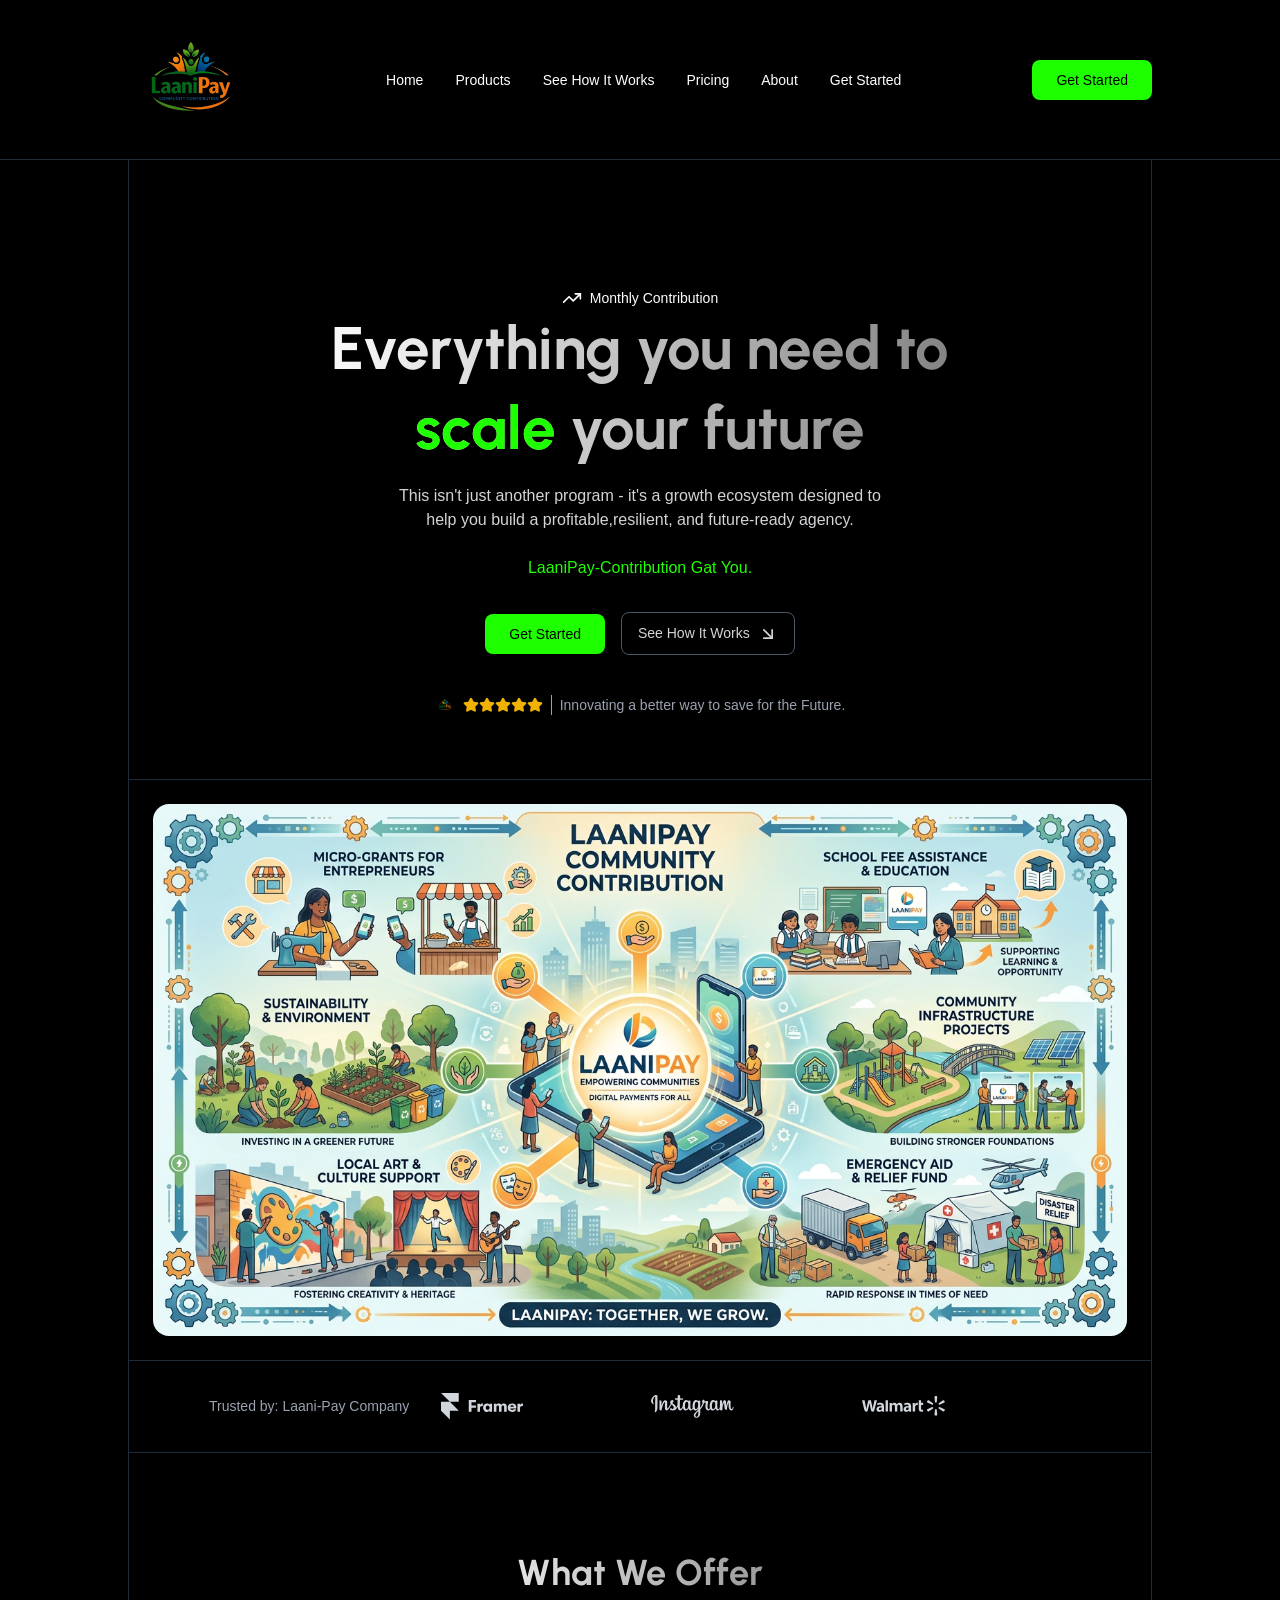
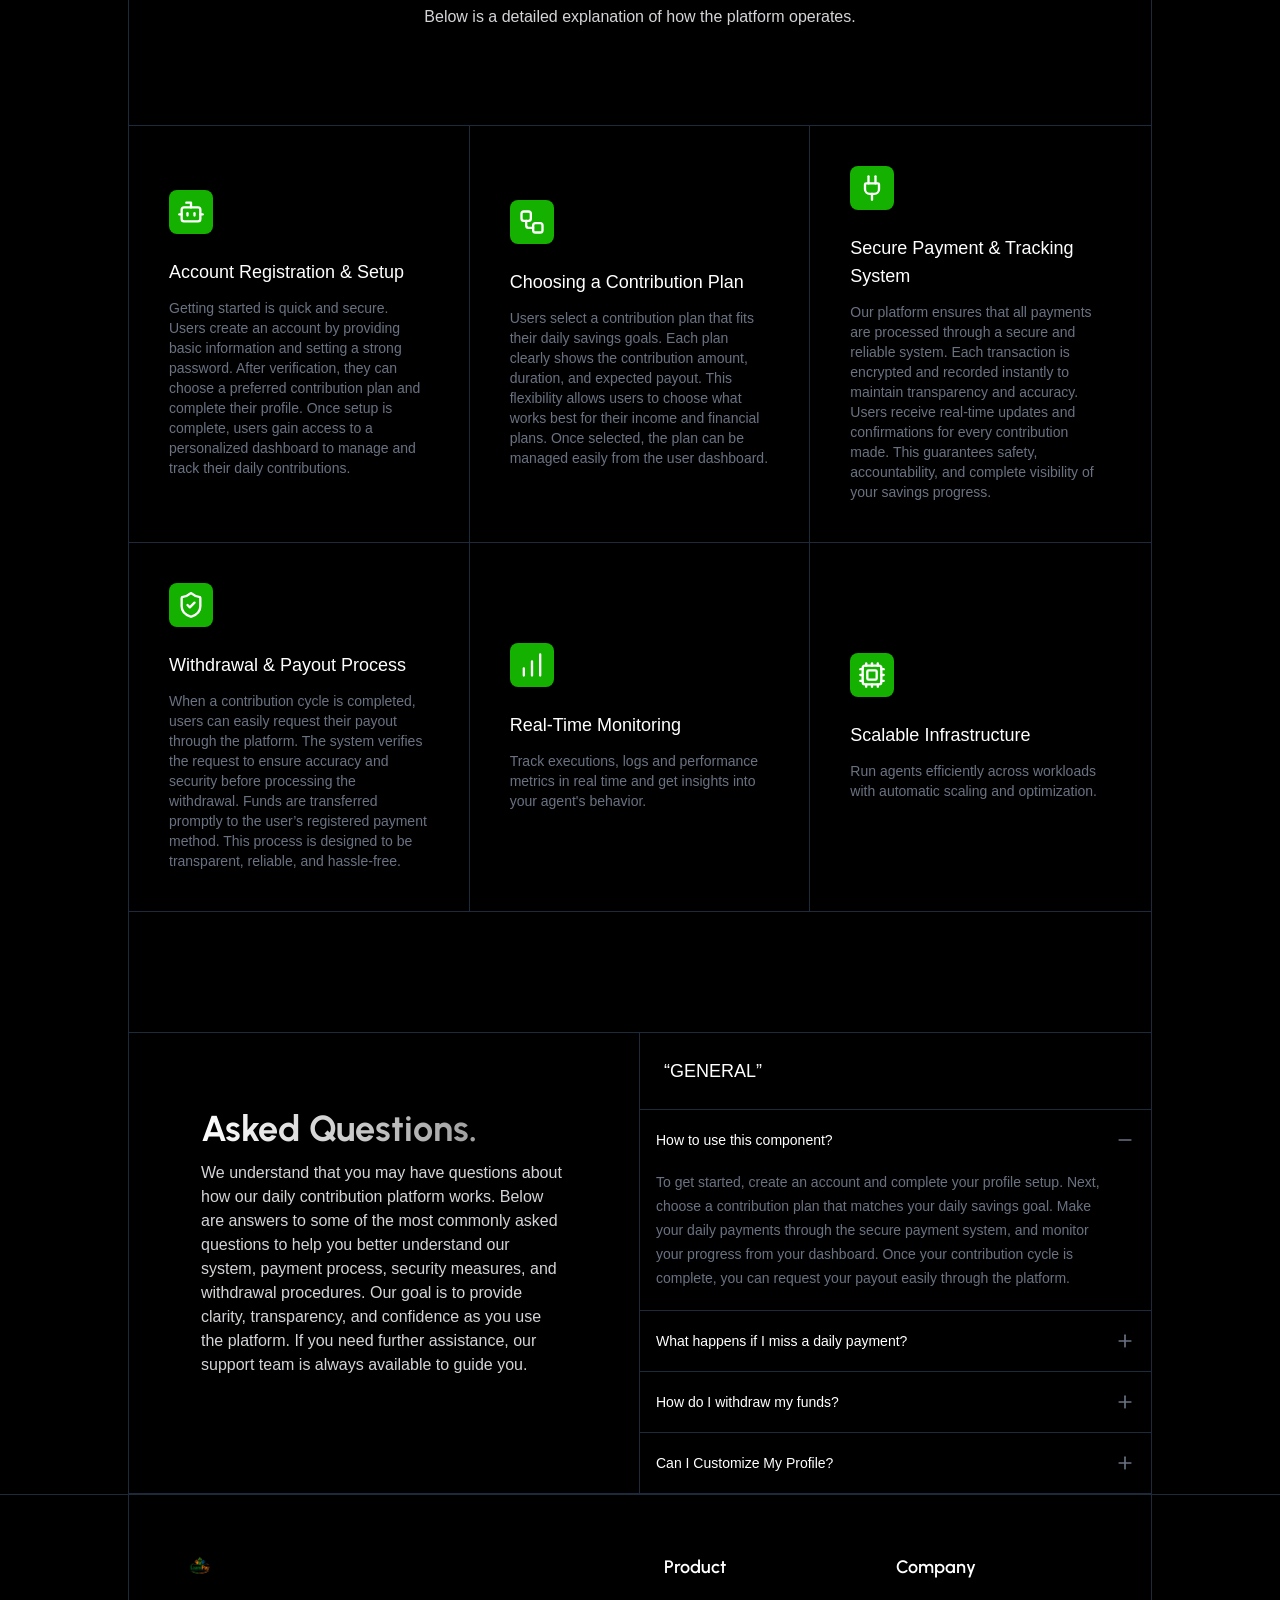
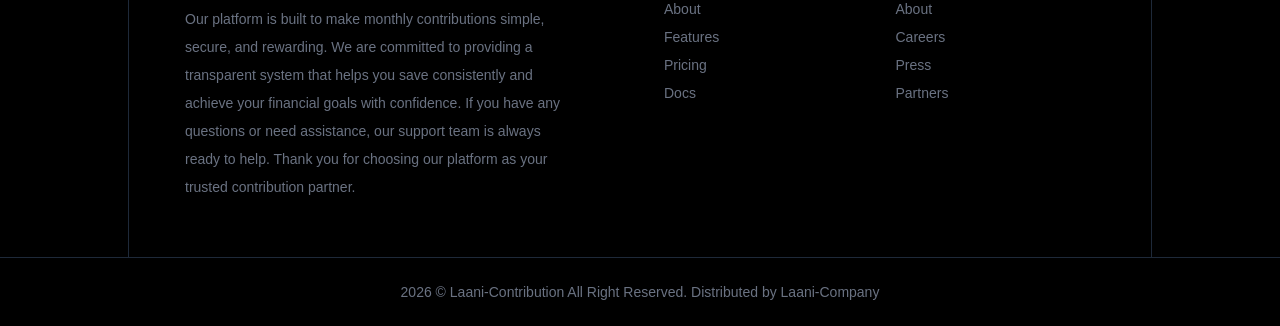
<file: index.html>
<!doctype html>
<html lang="en">
    <head>
        <meta charset="utf-8" />
        <meta name="viewport" content="width=device-width, initial-scale=1" />
        <title>LaaniPay Community Contribution</title>
        <meta name="description" content="LaaaniPay Community Contribution." />
        <link rel="manifest" href="./assets/manifest.json" />
        <meta name="keywords" content="LaaniPay, Save for The Future, startup" />
        <link rel="icon" href="./lani-removebg-preview.png" sizes="256x256" type="image/x-icon" />
        <link rel="icon" href="./lani-removebg-preview.png" sizes="any" type="image/svg+xml" />
        <link rel="icon" href="./lani-removebg-preview.png" sizes="96x96" type="image/png" />
        <link rel="apple-touch-icon" href="./lani-removebg-preview.png" sizes="180x180" type="image/png" />
        <link rel="stylesheet" href="./output.css" />
    </head>

    <body>
        
        

        <!-- Navbar -->
        <div class="flex items-center justify-between px-6 md:px-16 lg:px-24 xl:px-32 py-4 border-b border-gray-800">
            <a class="flex items-center gap-2" href="signup.html">
                <img alt="Logo" loading="lazy" width="127" height="32" decoding="async" data-nimg="1" style="color: transparent" src="lani-removebg-preview.png"/>
            </a>
            <ul class="max-md:hidden flex items-center gap-8">
                <li><a class="hover:opacity-70 py-1" href="#!">Home</a></li>
                <li><a class="hover:opacity-70 py-1" href="#!">Products</a></li>
                <li><a class="hover:opacity-70 py-1" href="work.html">See How It Works</a></li>
                <li><a class="hover:opacity-70 py-1" href="#!">Pricing</a></li>
                <li><a class="hover:opacity-70 py-1" href="#!">About</a></li>
                <li><a class="hover:opacity-70 py-1" href="signup.html">Get Started</a></li>
                
            </ul>
             
            <button 
  onclick="window.location.href='signup.html'" 
  class="bg-primary hover:bg-secondary transition duration-300 text-black px-6 py-2.5 rounded-lg">
  Get Started
</button>
            <button class="md:hidden" id="open-menu">
                <!-- prettier-ignore -->
                <svg xmlns="..." width="24" height="24" viewBox="0 0 24 24" fill="none" stroke="currentColor" stroke-width="2" stroke-linecap="round" stroke-linejoin="round" class="lucide lucide-menu size-6" aria-hidden="true" >
                    <path d="M4 5h16"></path>
                    <path d="M4 12h16"></path>
                    <path d="M4 19h16"></path>
                </svg>
            </button>
            <div
                class="flex flex-col items-center justify-center gap-6 text-lg fixed inset-0 z-50 bg-black/50 backdrop-blur-sm transition duration-300 -translate-x-full"
                id="menu"
            >
                <a href="#!">Home</a>
                <a href="#!">Products</a>
                <a href="#!">See How It Works</a>
                <a href="#!">Pricing</a>
                <a href="#!">About</a>
                <button id="close-menu">
                    <!-- prettier-ignore -->
                    <svg xmlns="..." width="24" height="24" viewBox="0 0 24 24" fill="none" stroke="currentColor" stroke-width="2" stroke-linecap="round" stroke-linejoin="round" class="lucide lucide-x size-6" aria-hidden="true" >
                        <path d="M18 6 6 18"></path>
                        <path d="m6 6 12 12"></path>
                    </svg>
                </button>
            </div>
        </div>

        <!-- main content -->
        <main class="mx-4 md:mx-16 lg:mx-24 xl:mx-32 border-x border-gray-800">
            <div class="flex flex-col max-md:px-2 items-center justify-center">
                <div class="mt-32 flex items-center justify-center gap-2">
                    <!-- prettier-ignore -->
                    <svg xmlns="..." width="24" height="24" viewBox="0 0 24 24" fill="none" stroke="currentColor" stroke-width="2" stroke-linecap="round" stroke-linejoin="round" class="lucide lucide-trending-up size-5" aria-hidden="true" >
                        <path d="M16 7h6v6"></path>
                        <path d="m22 7-8.5 8.5-5-5L2 17"></path>
                    </svg>
                    Monthly Contribution
                </div>
                <h1 class="text-center font-urbanist text-[42px]/13 md:text-6xl/20 font-bold max-w-2xl bg-linear-to-r from-white to-white/50 bg-clip-text text-transparent">
                    Everything you need to <span class="text-primary">scale</span> your future
                </h1>
                <p class="text-center text-base text-zinc-300 max-w-lg mt-4">
                   This isn't just another program - it's a growth ecosystem designed to help you build a profitable,resilient, and future-ready agency.<br
                   ><br>
                   <span class="text-primary">LaaniPay-Contribution Gat You.</span>
                </p>
                <div class="mt-8 flex items-center justify-center gap-4">
<button 
  onclick="window.location.href='signup.html'" 
  class="bg-primary hover:bg-secondary transition duration-300 text-black px-6 py-2.5 rounded-lg">
  Get Started
</button>                    <button class="border border-gray-600 text-zinc-300 px-4 py-2.5 rounded-lg hover:bg-gray-900">
    <a href="work.html">See How It Works</a>

    <svg xmlns="..." width="24" height="24" viewBox="0 0 24 24" fill="none"
        stroke="currentColor" stroke-width="2" stroke-linecap="round"
        stroke-linejoin="round"
        class="lucide lucide-arrow-down-right ml-1 size-5 inline-flex"
        aria-hidden="true">
        <path d="m7 7 10 10"></path>
        <path d="M17 7v10H7"></path>
    </svg>
</button>
                </div>
                <div class="mt-10 flex items-center justify-center gap-2">
                    <img alt="ration logo" loading="lazy" width="100" height="100" class="size-5" src="./lani-removebg-preview.png" />
                    <!-- prettier-ignore -->
                    <div class="flex items-center">
                        <svg xmlns="http://www.w3.org/2000/svg" width="24" height="24" viewBox="0 0 24 24" fill="none" stroke="currentColor" stroke-width="2" stroke-linecap="round" stroke-linejoin="round" class="lucide lucide-star size-4 fill-yellow-500 text-yellow-500" aria-hidden="true" >
                            <path d="M11.525 2.295a.53.53 0 0 1 .95 0l2.31 4.679a2.123 2.123 0 0 0 1.595 1.16l5.166.756a.53.53 0 0 1 .294.904l-3.736 3.638a2.123 2.123 0 0 0-.611 1.878l.882 5.14a.53.53 0 0 1-.771.56l-4.618-2.428a2.122 2.122 0 0 0-1.973 0L6.396 21.01a.53.53 0 0 1-.77-.56l.881-5.139a2.122 2.122 0 0 0-.611-1.879L2.16 9.795a.53.53 0 0 1 .294-.906l5.165-.755a2.122 2.122 0 0 0 1.597-1.16z"></path>
                        </svg>
                        <svg xmlns="http://www.w3.org/2000/svg" width="24" height="24" viewBox="0 0 24 24" fill="none" stroke="currentColor" stroke-width="2" stroke-linecap="round" stroke-linejoin="round" class="lucide lucide-star size-4 fill-yellow-500 text-yellow-500" aria-hidden="true" >
          
                            <path d="M11.525 2.295a.53.53 0 0 1 .95 0l2.31 4.679a2.123 2.123 0 0 0 1.595 1.16l5.166.756a.53.53 0 0 1 .294.904l-3.736 3.638a2.123 2.123 0 0 0-.611 1.878l.882 5.14a.53.53 0 0 1-.771.56l-4.618-2.428a2.122 2.122 0 0 0-1.973 0L6.396 21.01a.53.53 0 0 1-.77-.56l.881-5.139a2.122 2.122 0 0 0-.611-1.879L2.16 9.795a.53.53 0 0 1 .294-.906l5.165-.755a2.122 2.122 0 0 0 1.597-1.16z"></path>
                        </svg>
                        <svg xmlns="http://www.w3.org/2000/svg" width="24" height="24" viewBox="0 0 24 24" fill="none" stroke="currentColor" stroke-width="2" stroke-linecap="round" stroke-linejoin="round" class="lucide lucide-star size-4 fill-yellow-500 text-yellow-500" aria-hidden="true" >
                            <path d="M11.525 2.295a.53.53 0 0 1 .95 0l2.31 4.679a2.123 2.123 0 0 0 1.595 1.16l5.166.756a.53.53 0 0 1 .294.904l-3.736 3.638a2.123 2.123 0 0 0-.611 1.878l.882 5.14a.53.53 0 0 1-.771.56l-4.618-2.428a2.122 2.122 0 0 0-1.973 0L6.396 21.01a.53.53 0 0 1-.77-.56l.881-5.139a2.122 2.122 0 0 0-.611-1.879L2.16 9.795a.53.53 0 0 1 .294-.906l5.165-.755a2.122 2.122 0 0 0 1.597-1.16z"></path>
                        </svg>
                        <svg xmlns="http://www.w3.org/2000/svg" width="24" height="24" viewBox="0 0 24 24" fill="none" stroke="currentColor" stroke-width="2" stroke-linecap="round" stroke-linejoin="round" class="lucide lucide-star size-4 fill-yellow-500 text-yellow-500" aria-hidden="true" >
                            <path d="M11.525 2.295a.53.53 0 0 1 .95 0l2.31 4.679a2.123 2.123 0 0 0 1.595 1.16l5.166.756a.53.53 0 0 1 .294.904l-3.736 3.638a2.123 2.123 0 0 0-.611 1.878l.882 5.14a.53.53 0 0 1-.771.56l-4.618-2.428a2.122 2.122 0 0 0-1.973 0L6.396 21.01a.53.53 0 0 1-.77-.56l.881-5.139a2.122 2.122 0 0 0-.611-1.879L2.16 9.795a.53.53 0 0 1 .294-.906l5.165-.755a2.122 2.122 0 0 0 1.597-1.16z"></path>
                        </svg>
                        <svg xmlns="http://www.w3.org/2000/svg" width="24" height="24" viewBox="0 0 24 24" fill="none" stroke="currentColor" stroke-width="2" stroke-linecap="round" stroke-linejoin="round" class="lucide lucide-star size-4 fill-yellow-500 text-yellow-500" aria-hidden="true" >
                            <path d="M11.525 2.295a.53.53 0 0 1 .95 0l2.31 4.679a2.123 2.123 0 0 0 1.595 1.16l5.166.756a.53.53 0 0 1 .294.904l-3.736 3.638a2.123 2.123 0 0 0-.611 1.878l.882 5.14a.53.53 0 0 1-.771.56l-4.618-2.428a2.122 2.122 0 0 0-1.973 0L6.396 21.01a.53.53 0 0 1-.77-.56l.881-5.139a2.122 2.122 0 0 0-.611-1.879L2.16 9.795a.53.53 0 0 1 .294-.906l5.165-.755a2.122 2.122 0 0 0 1.597-1.16z" ></path>
                        </svg>
                    </div>
                    <div class="h-5 w-px bg-gray-400"></div>
                    <p class="text-gray-400 line-clamp-1">Innovating a better way to save for the Future.</p>
                </div>
            </div>
            <div class="p-3 md:p-6 w-full mt-16 border-t border-gray-800">
                <img alt="Hero Section Image" loading="lazy" width="1440" height="500" class="w-full h-auto rounded-2xl" src="./image_1_1773832812757.jpg" />
            </div><div class="flex justify-center">
  
</div>
            <div class="flex items-center md:px-20 border-y border-gray-800">
                <p class="text-gray-400 max-md:hidden">
    Trusted by: Laani-Pay Company
  </p>  
                <div class="mx-8 py-8">
                    <!-- prettier-ignore -->
                    <svg width="82" height="27" viewBox="0 0 82 27" fill="none" xmlns="http://www.w3.org/2000/svg">
                        <path d="M0 0H17.7528V8.86375H8.87638L0 0ZM0 8.86375H8.87638L17.7528 17.7275H0V8.86375ZM0 17.7275H8.87638V26.5913L0 17.7275Z" fill="#D1D5DC"></path>
                        <path d="M27.7695 6.99264H34.9455V9.26971H30.4856V12.4341H34.9455V14.6609H30.4856V18.7126H27.7695V6.99264ZM36.4209 10.6424H38.9863V12.3335C39.1203 11.7524 39.3944 11.3063 39.8078 10.994C40.2318 10.67 40.7025 10.5086 41.2162 10.5086C41.4847 10.5086 41.7085 10.5313 41.8867 10.5755V12.9532C41.6309 12.9223 41.3734 12.9057 41.1155 12.9029C40.4113 12.9029 39.8809 13.1312 39.5228 13.589C39.1658 14.0355 38.9863 14.7051 38.9863 15.5985V18.7126H36.4221V10.6424H36.4209ZM45.9365 18.9303C45.1543 18.9303 44.472 18.7458 43.8909 18.3776C43.3207 18.0094 42.8675 17.4866 42.5832 16.8706C42.2815 16.2238 42.1296 15.4918 42.1296 14.6775C42.1296 13.8737 42.2872 13.1478 42.5999 12.501C42.8931 11.8761 43.3585 11.3477 43.9412 10.9774C44.533 10.6092 45.2095 10.4247 45.9702 10.4247C46.54 10.4247 47.0492 10.5479 47.496 10.7933C47.9427 11.0395 48.2781 11.3744 48.5019 11.7978V10.6424H51.0502V18.7126H48.5019V17.5738C48.2781 17.9757 47.9317 18.3046 47.4622 18.5617C46.9928 18.8103 46.4681 18.9368 45.9365 18.9303ZM46.6744 16.8037C47.2888 16.8037 47.764 16.603 48.0994 16.2011C48.4349 15.7992 48.6026 15.2911 48.6026 14.6775C48.6026 14.0749 48.4349 13.5724 48.0994 13.1705C47.764 12.7687 47.2888 12.5679 46.6744 12.5679C46.0924 12.5679 45.6238 12.763 45.266 13.1539C44.9196 13.5448 44.7462 14.0522 44.7462 14.6775C44.7462 15.3028 44.9196 15.8158 45.266 16.2177C45.6238 16.6087 46.0932 16.8037 46.6744 16.8037ZM52.8444 10.6424H55.4098V11.8144C55.5893 11.4008 55.8793 11.0658 56.2814 10.8099C56.6956 10.554 57.176 10.4247 57.7235 10.4247C58.9978 10.4247 59.8422 10.921 60.2552 11.915C60.4826 11.4645 60.8383 11.0918 61.2782 10.8436C61.7484 10.5609 62.2886 10.4162 62.8372 10.4247C64.7488 10.4247 65.7044 11.518 65.7044 13.7062V18.7126H63.1223V14.175C63.1223 13.6288 63.0216 13.2269 62.8206 12.9698C62.6191 12.7135 62.3174 12.5845 61.9149 12.5845C61.4792 12.5845 61.1437 12.7354 60.909 13.0367C60.6743 13.3271 60.5569 13.8344 60.5569 14.5603V18.7126H57.9748V14.1584C57.9748 13.6118 57.8745 13.2151 57.6731 12.9698C57.4839 12.7135 57.187 12.5845 56.7853 12.5845C56.3378 12.5845 55.9967 12.7354 55.7619 13.0367C55.5272 13.3271 55.4098 13.8344 55.4098 14.5603V18.7126H52.8452V10.6424H52.8444ZM75.3414 14.259C75.3414 14.6045 75.3187 14.9788 75.2732 15.3807H69.3054C69.3281 15.9055 69.5064 16.3065 69.8418 16.5863C70.1773 16.865 70.6309 17.0049 71.1999 17.0049C71.9938 17.0049 72.497 16.7644 72.709 16.2846H75.224C75.1006 17.0774 74.6648 17.7186 73.916 18.2101C73.1785 18.6898 72.2728 18.9303 71.1999 18.9303C69.8142 18.9303 68.7242 18.556 67.9303 17.8082C67.1481 17.06 66.7566 16.017 66.7566 14.6775C66.7566 13.8068 66.9353 13.0533 67.2931 12.4171C67.6387 11.7816 68.1715 11.2674 68.8188 10.9438C69.4788 10.5982 70.2443 10.4247 71.117 10.4247C71.9435 10.4247 72.6753 10.5865 73.3125 10.9105C73.9606 11.2345 74.4585 11.6863 74.8045 12.2666C75.1627 12.8477 75.3414 13.5116 75.3414 14.259ZM72.8085 13.7902C72.7975 13.2545 72.6469 12.8465 72.3557 12.5679C72.0657 12.2893 71.6458 12.1494 71.0984 12.1494C70.5509 12.1494 70.1152 12.2999 69.7907 12.6016C69.478 12.8919 69.3159 13.2877 69.3041 13.7902H72.8085ZM76.4724 10.6424H79.0378V12.3335C79.1719 11.7524 79.446 11.3063 79.8594 10.994C80.2606 10.6785 80.7569 10.5074 81.2678 10.5086C81.5358 10.5086 81.76 10.5313 81.9383 10.5755V12.9532C81.6824 12.9223 81.4249 12.9057 81.1671 12.9029C80.4629 12.9029 79.9325 13.1312 79.5743 13.589C79.2161 14.0355 79.0378 14.7051 79.0378 15.5985V18.7126H76.4724V10.6424Z" fill="#D1D5DC" ></path>
                    </svg>
                </div>
                <div class="mx-8 py-8">
                    <!-- prettier-ignore -->
                    <!-- <svg width="92" height="20" viewBox="0 0 92 20" fill="none" xmlns="http://www.w3.org/2000/svg">
                        <path d="M49.6934 6.52372H51.7362V12.144C51.7362 14.9969 50.1465 16.6332 47.3772 16.6332C44.6366 16.6332 43.0613 15.0253 43.0613 12.2223V6.53083H45.1041V12.1582C45.1041 13.823 45.9314 14.7123 47.4059 14.7123C48.8805 14.7123 49.6934 13.8443 49.6934 12.2294V6.52372ZM38.1843 10.5362H33.5663V6.52372H31.5234V16.4838H33.5663V12.4357H38.1771V16.4838H40.22V6.52372H38.1771V10.5362H38.1843ZM89.3421 6.52372V16.4695H91.3562V6.52372H89.3421ZM81.3217 12.1938H85.0406V10.3797H81.3217V8.33786H86.7166V6.53083H79.3076V16.4766H86.9108V14.6625H81.3217V12.1938ZM73.3085 13.3677L71.0211 6.5166H69.3523L67.0649 13.3677L64.8422 6.52372H62.6698L66.1801 16.4766H67.8705L70.1579 9.93858L72.4454 16.4766H74.1501L77.6532 6.52372H75.5312L73.3085 13.3677ZM59.0373 6.58063L63.4323 16.4766H61.2888L60.3824 14.4064H55.7716L55.7069 14.5487L54.8581 16.4766H52.772L57.2102 6.52372H58.9941L59.0373 6.58063ZM59.5264 12.3717L58.0734 9.03507L56.6276 12.3717L56.5269 12.5993H59.6199L59.5264 12.3717Z" fill="#D1D5DC" ></path>
                        <path d="M11.4087 15.4238C11.4374 15.4025 11.4446 15.3598 11.4303 15.3242C9.44679 11.1078 6.97237 7.13483 4.05725 3.48601C4.05725 3.48601 1.74105 5.66299 1.9065 7.84708C1.94525 8.35062 2.084 8.84166 2.31481 9.29212C2.54562 9.74257 2.86396 10.1436 3.25162 10.4723C5.2729 12.4216 10.1643 14.8831 11.3008 15.4452C11.3367 15.4594 11.3799 15.4523 11.4087 15.4238ZM10.6534 17.0886C10.639 17.0459 10.5958 17.0174 10.5455 17.0174L2.40283 17.2949C3.28759 18.8529 4.77657 20.0624 6.3231 19.6924C7.39488 19.4292 9.81179 17.7573 10.6102 17.1882C10.675 17.1384 10.6534 17.0957 10.6534 17.0886ZM10.7757 16.37C10.8188 16.306 10.7469 16.2491 10.7469 16.2491C7.1719 13.8587 0.237682 10.1877 0.237682 10.1877C0.00784547 10.8844 -0.05645 11.6242 0.0497929 12.3495C0.156036 13.0749 0.429956 13.7662 0.850263 14.3698C1.27057 14.9734 1.82594 15.473 2.47322 15.8297C3.1205 16.1865 3.84224 16.3909 4.58236 16.4269C4.70464 16.4483 9.42336 16.4269 10.6894 16.4198C10.7253 16.4127 10.7541 16.3985 10.7757 16.37ZM11.3152 0.00711431C10.9627 0.0355715 10.006 0.256115 10.006 0.256115C7.84805 0.803917 7.33734 2.74612 7.33734 2.74612C6.94171 3.96267 7.34453 5.30727 7.34453 5.30727C8.06385 8.46603 11.6029 13.6666 12.3654 14.7551C12.4157 14.812 12.4589 14.7906 12.4589 14.7906C12.502 14.7764 12.538 14.7408 12.538 14.691C13.7177 3.0805 11.3152 0.00711431 11.3152 0.00711431ZM14.0126 14.7764C14.0558 14.7906 14.1061 14.7764 14.1277 14.7337C14.9117 13.6168 18.4292 8.44468 19.1485 5.30016C19.1485 5.30016 19.5369 3.7777 19.1629 2.73901C19.1629 2.73901 18.6306 0.768345 16.4727 0.249001C16.4727 0.249001 15.854 0.092486 15.1923 0C15.1923 0 12.7754 3.07338 13.9551 14.6839C13.9479 14.7266 13.9766 14.7622 14.0126 14.7764ZM15.9404 17.0245C15.9212 17.0284 15.903 17.036 15.8869 17.047C15.8709 17.058 15.8572 17.0722 15.8469 17.0886C15.8397 17.1313 15.8469 17.1668 15.8756 17.1953C16.6525 17.7502 19.019 19.3865 20.1556 19.6995C20.1556 19.6995 22.2632 20.411 24.0902 17.302L15.9404 17.0245ZM26.2626 10.1735C26.2626 10.1735 19.3427 13.8516 15.7605 16.242C15.7246 16.2704 15.703 16.3131 15.7174 16.3558C15.7174 16.3558 15.7533 16.4198 15.8037 16.4198C17.0841 16.4198 21.9323 16.4269 22.0618 16.4056C22.5437 16.37 23.0184 16.2633 23.4644 16.0855C23.4644 16.0855 25.1908 15.5448 26.0827 13.6026C26.0827 13.6026 26.8812 12.0232 26.2626 10.1735ZM15.106 15.4238C15.1347 15.4452 15.1779 15.4523 15.2139 15.4309C16.3791 14.8547 21.2345 12.4145 23.2414 10.4723C23.2414 10.4723 24.5146 9.46203 24.5794 7.83285C24.7232 5.57762 22.4286 3.48601 22.4286 3.48601C22.4286 3.48601 18.1846 8.57274 15.07 15.2958C15.065 15.3184 15.0657 15.3419 15.0719 15.3642C15.0782 15.3865 15.0899 15.407 15.106 15.4238Z" fill="#D1D5DC" ></path>
                    </svg> -->
                </div>
                <div class="mx-8 py-8">
                    <!-- prettier-ignore -->
                    <svg width="83" height="23" viewBox="0 0 83 23" fill="none" xmlns="http://www.w3.org/2000/svg">
                        <path d="M4.25005 0.0799166C2.55988 0.768278 0.701823 2.71299 0.114987 5.15401C-0.628195 8.24689 2.46453 9.55477 2.7182 9.12593C3.01676 8.62204 2.16402 8.45164 1.98849 6.84692C1.76163 4.77428 2.75196 2.45833 3.99833 1.44216C4.23 1.25337 4.21898 1.51614 4.21898 2.00218C4.21898 2.87135 4.16962 10.6739 4.16962 12.3023C4.16962 14.5057 4.07609 15.2015 3.90809 15.889C3.73788 16.5858 3.46424 17.0566 3.67159 17.2379C3.90326 17.4408 4.89239 16.9582 5.46501 16.1806C6.15167 15.248 6.39204 14.128 6.43519 12.9117C6.48731 11.4454 6.48509 9.11881 6.48731 7.79173C6.4894 6.57459 6.50839 3.01055 6.46539 0.867981C6.45485 0.342452 4.95689 -0.208904 4.24997 0.0792773M64.2679 10.3918C64.2134 11.5373 63.9528 12.4326 63.6293 13.0642C63.0032 14.2868 61.7039 14.6665 61.1522 12.9089C60.8516 11.9508 60.8375 10.3507 61.0537 9.01377C61.2737 7.65179 61.888 6.62319 62.9053 6.71595C63.9087 6.80765 64.3784 8.06563 64.2679 10.3917V10.3918ZM47.3524 17.4987C47.3387 19.4021 47.0309 21.0709 46.3707 21.5556C45.4343 22.2429 44.1757 21.7273 44.4363 20.3385C44.6669 19.1094 45.7574 17.8543 47.355 16.3207C47.355 16.3207 47.3584 16.6704 47.3524 17.4987H47.3524ZM47.0966 10.3807C47.0394 11.424 46.7614 12.4721 46.4581 13.0643C45.8321 14.287 44.5233 14.6692 43.9809 12.909C43.6101 11.7064 43.6989 10.1499 43.8824 9.16916C44.1205 7.89671 44.6976 6.71622 45.7341 6.71622C46.7418 6.71622 47.2387 7.7919 47.0966 10.3807V10.3807ZM37.2974 10.3647C37.236 11.4697 37.0144 12.3934 36.6589 13.0643C36.0156 14.2785 34.743 14.6636 34.1818 12.909C33.7771 11.6438 33.9149 9.91864 34.0832 8.98672C34.333 7.60379 34.9585 6.62332 35.9349 6.71622C36.9379 6.81156 37.4255 8.06576 37.2974 10.3648V10.3647ZM82.2049 11.6554C81.9597 11.6554 81.8478 11.9013 81.7552 12.3152C81.4342 13.7544 81.0967 14.0794 80.6615 14.0794C80.1753 14.0794 79.7384 13.3667 79.6261 11.9402C79.5379 10.8185 79.552 8.75332 79.6649 6.69906C79.688 6.27699 79.5683 5.85938 78.4048 5.44812C77.9041 5.27122 77.1764 5.01076 76.814 5.86181C75.7902 8.26619 75.3896 10.1751 75.2954 10.9505C75.2905 10.9907 75.2399 10.9988 75.231 10.9051C75.171 10.284 75.0367 9.15537 75.02 6.78413C75.0168 6.32148 74.916 5.92767 74.3912 5.60526C74.0507 5.39606 73.0166 5.02605 72.6442 5.46624C72.3216 5.82624 71.948 6.79508 71.5598 7.94351C71.2443 8.87692 71.0245 9.50835 71.0245 9.50835C71.0245 9.50835 71.0287 6.98983 71.0324 6.03451C71.0341 5.6741 70.78 5.55401 70.7034 5.53224C70.3586 5.43486 69.6792 5.27218 69.3908 5.27218C69.0349 5.27218 68.9478 5.4657 68.9478 5.74767C68.9478 5.78459 68.8916 9.06355 68.8916 11.3564C68.8916 11.4559 68.8916 11.5646 68.8927 11.68C68.6959 12.7338 68.0576 14.1643 67.3635 14.1643C66.6685 14.1643 66.3406 13.5663 66.3406 10.8329C66.3406 9.23833 66.3898 8.54497 66.414 7.39167C66.428 6.72738 66.4552 6.21726 66.4536 6.1015C66.4485 5.74651 65.8176 5.56758 65.524 5.50146C65.2291 5.43478 64.9728 5.40895 64.7727 5.42004C64.4894 5.43559 64.289 5.61641 64.289 5.86511C64.289 5.99845 64.2905 6.25202 64.2905 6.25202C63.9257 5.69417 63.3388 5.3059 62.9484 5.19339C61.8968 4.88951 60.7994 5.15876 59.9717 6.2857C59.3139 7.18111 58.9173 8.19525 58.7612 9.6523C58.6471 10.7175 58.6844 11.7977 58.8871 12.7112C58.6421 13.742 58.1872 14.1643 57.689 14.1643C56.9658 14.1643 56.4416 13.0158 56.5024 11.0295C56.5426 9.72308 56.8113 8.80624 57.105 7.47984C57.2302 6.91441 57.1285 6.61838 56.8733 6.33465C56.6392 6.07446 56.1405 5.94152 55.4236 6.10502C54.9129 6.22159 54.1828 6.34695 53.5148 6.44325C53.5148 6.44325 53.5551 6.28678 53.5882 6.0109C53.7619 4.56413 52.1461 4.68151 51.6306 5.14361C51.3228 5.4195 51.1134 5.74488 51.0339 6.32992C50.9078 7.25833 51.686 7.69623 51.686 7.69623C51.4307 8.83343 50.8048 10.319 50.1586 11.3931C49.8125 11.9685 49.5478 12.3949 49.206 12.8482C49.2047 12.6794 49.2038 12.5107 49.2031 12.3427C49.1953 9.9518 49.228 8.07011 49.2425 7.39189C49.2565 6.72762 49.2839 6.23102 49.2824 6.11526C49.2785 5.8556 49.1227 5.75755 48.7985 5.6334C48.5119 5.5236 48.1731 5.44759 47.8216 5.42108C47.3779 5.38741 47.1106 5.61637 47.1175 5.88711C47.1189 5.93823 47.1189 6.25212 47.1189 6.25212C46.754 5.69426 46.1672 5.306 45.7768 5.19348C44.7251 4.88973 43.6278 5.15899 42.8001 6.28579C42.1424 7.1812 41.7116 8.43769 41.5896 9.6413C41.4759 10.7631 41.4969 11.7164 41.6519 12.5194C41.4847 13.3235 41.0039 14.1644 40.4603 14.1644C39.7653 14.1644 39.3699 13.5664 39.3699 10.833C39.3699 9.23843 39.4191 8.54507 39.4433 7.39189C39.4573 6.72762 39.4844 6.21736 39.4829 6.10174C39.4778 5.74674 38.8468 5.56782 38.5533 5.50155C38.2461 5.43245 37.9809 5.40702 37.7773 5.42162C37.5086 5.4411 37.3197 5.6752 37.3197 5.84979V6.25212C36.9548 5.69426 36.368 5.306 35.9776 5.19348C34.926 4.88973 33.8347 5.16333 33.0009 6.28579C32.4572 7.01769 32.017 7.82912 31.7904 9.62534C31.7249 10.1444 31.696 10.6305 31.6998 11.0848C31.4829 12.375 30.5253 13.862 29.7419 13.862C29.2835 13.862 28.8469 12.997 28.8469 11.1533C28.8469 8.69734 29.0032 5.20065 29.0296 4.86364C29.0296 4.86364 30.0193 4.84728 30.211 4.84511C30.7047 4.83983 31.1519 4.85119 31.8094 4.81847C32.1393 4.8021 32.457 3.65042 32.1166 3.50789C31.9623 3.44338 30.8719 3.38685 30.4397 3.37792C30.0762 3.36991 29.0643 3.29705 29.0643 3.29705C29.0643 3.29705 29.1551 0.976103 29.1762 0.730925C29.1941 0.526579 28.9224 0.421368 28.7666 0.357528C28.3877 0.201603 28.0487 0.126947 27.6469 0.0463474C27.0917 -0.0650824 26.8399 0.043913 26.7907 0.499798C26.7166 1.19168 26.6782 3.2182 26.6782 3.2182C26.2708 3.2182 24.8792 3.14072 24.4717 3.14072C24.0931 3.14072 23.6844 4.72502 24.2079 4.74449C24.8101 4.76721 25.8597 4.78682 26.5555 4.80725C26.5555 4.80725 26.5245 8.36155 26.5245 9.45886C26.5245 9.57561 26.5255 9.68804 26.5257 9.79712C26.1428 11.7391 24.794 12.7882 24.794 12.7882C25.0837 11.5034 24.492 10.5386 23.4262 9.72193C23.0335 9.42097 22.2584 8.85122 21.391 8.22688C21.391 8.22688 21.8934 7.74516 22.3388 6.77606C22.6545 6.08959 22.6681 5.30399 21.8934 5.13076C20.6132 4.84433 19.5577 5.75907 19.2429 6.73562C18.999 7.49213 19.1291 8.0535 19.6069 8.63664C19.6418 8.67925 19.6796 8.72279 19.7187 8.76661C19.4297 9.30853 19.0327 10.0381 18.6965 10.6039C17.7633 12.1749 17.0583 13.4174 16.5256 13.4174C16.0997 13.4174 16.1054 12.1559 16.1054 10.9748C16.1054 9.95653 16.1827 8.42567 16.2444 6.8407C16.2648 6.31652 15.9954 6.01791 15.5439 5.74744C15.2695 5.58313 14.6839 5.26005 14.3448 5.26005C13.8371 5.26005 12.3726 5.32726 10.9888 9.22195C10.8144 9.71285 10.4718 10.6073 10.4718 10.6073L10.5013 5.92379C10.5013 5.81398 10.4411 5.70781 10.3035 5.63519C10.0703 5.51199 9.44751 5.26005 8.8937 5.26005C8.62984 5.26005 8.49816 5.37946 8.49816 5.61748L8.44986 12.9449C8.44986 13.5016 8.46478 14.1511 8.52135 14.4352C8.57772 14.7196 8.66903 14.951 8.78213 15.0887C8.89506 15.2261 9.02569 15.3309 9.24107 15.3742C9.44153 15.4143 10.5392 15.5515 10.5963 15.1433C10.6646 14.6542 10.6672 14.1251 11.2436 12.152C12.1409 9.08009 13.3109 7.58125 13.8609 7.04896C13.957 6.95592 14.0668 6.95037 14.0615 7.10265C14.0381 7.77613 13.9555 9.45903 13.8999 10.8888C13.7509 14.7149 14.4663 15.4241 15.4886 15.4241C16.2707 15.4241 17.3732 14.6679 18.5551 12.754C19.2919 11.5612 20.0073 10.3916 20.5213 9.54869C20.8795 9.87131 21.2814 10.2185 21.6831 10.5895C22.6166 11.4515 22.9231 12.2706 22.7198 13.0477C22.5642 13.6417 21.9785 14.2539 20.936 13.6589C20.6322 13.4853 20.5025 13.3512 20.197 13.1555C20.0329 13.0503 19.7823 13.0189 19.632 13.129C19.2417 13.4154 19.0185 13.7796 18.891 14.2304C18.7671 14.6692 19.2186 14.9011 19.6868 15.1039C20.0898 15.2785 20.9562 15.4367 21.5087 15.4548C23.6614 15.5248 25.3859 14.4434 26.5864 11.654C26.8013 14.063 27.7159 15.4262 29.3049 15.4262C30.3672 15.4262 31.4323 14.0902 31.8981 12.7758C32.0318 13.3116 32.2297 13.7775 32.4853 14.1715C33.7097 16.059 36.085 15.6527 37.2781 14.0499C37.647 13.5547 37.7031 13.3767 37.7031 13.3767C37.8771 14.8901 39.1298 15.4189 39.847 15.4189C40.6502 15.4189 41.4796 15.0495 42.0608 13.7762C42.129 13.9144 42.2033 14.0463 42.2845 14.1714C43.5089 16.059 45.8841 15.6527 47.0773 14.0499C47.1336 13.9747 47.1823 13.9065 47.225 13.8453L47.26 14.8394C47.26 14.8394 46.5794 15.4469 46.1616 15.8196C44.3227 17.4611 42.9244 18.7065 42.8216 20.1568C42.6895 22.006 44.231 22.6933 45.3971 22.7834C46.6355 22.879 47.6961 22.2134 48.3479 21.2818C48.9213 20.4619 49.2966 18.6972 49.2691 16.9542C49.2581 16.2563 49.24 15.3688 49.2258 14.4176C49.8721 13.6873 50.6003 12.7643 51.2708 11.6839C52.0015 10.5065 52.7846 8.92534 53.1856 7.69482C53.1856 7.69482 53.866 7.7005 54.5921 7.65425C54.8243 7.63951 54.8911 7.68561 54.8481 7.85129C54.7963 8.05143 53.9308 11.2996 54.7207 13.4634C55.2613 14.9446 56.4802 15.4212 57.2028 15.4212C58.0487 15.4212 58.8579 14.7996 59.2916 13.8766C59.3439 13.9795 59.3985 14.0791 59.4581 14.171C60.6825 16.0585 63.0494 15.6499 64.2509 14.0495C64.5221 13.6884 64.6759 13.3763 64.6759 13.3763C64.9338 14.9426 66.1857 15.4265 66.9027 15.4265C67.6497 15.4265 68.3586 15.1285 68.9337 13.8044C68.9578 14.3874 68.9956 14.8641 69.0553 15.0144C69.0918 15.1063 69.304 15.2217 69.4584 15.2775C70.1417 15.524 70.8386 15.4074 71.0965 15.3567C71.2751 15.3215 71.4143 15.1821 71.4334 14.8221C71.4834 13.8768 71.4527 12.2885 71.7472 11.1082C72.2416 9.12724 72.7028 8.35883 72.9216 7.97841C73.044 7.76527 73.1822 7.73011 73.1872 7.95569C73.1975 8.41211 73.2208 9.75245 73.4124 11.5533C73.553 12.8777 73.741 13.6605 73.8854 13.9083C74.2975 14.6168 74.8065 14.6503 75.221 14.6503C75.4846 14.6503 76.036 14.5795 75.9867 14.1286C75.9626 13.9088 76.0048 12.5506 76.4922 10.599C76.8105 9.32456 77.3412 8.173 77.5326 7.75201C77.6032 7.59676 77.636 7.71914 77.6349 7.74298C77.5946 8.62068 77.5041 11.4915 77.8716 13.0616C78.3697 15.1886 79.8108 15.4266 80.313 15.4266C81.385 15.4266 82.2618 14.6332 82.5572 12.5454C82.6283 12.043 82.523 11.655 82.2073 11.655" fill="#D1D5DC" ></path>
                    </svg>
                </div>
                <div class="mx-8 py-8">
                    <!-- prettier-ignore -->
                    <!-- <svg width="84" height="18" viewBox="0 0 84 18" fill="none" xmlns="http://www.w3.org/2000/svg">
                        <path d="M34.8749 3.5455V14.182H33.0119V5.8353H32.9871L29.6585 14.182H28.4166L25.0135 5.8353H24.9887V14.182H23.2748V3.5455H25.9574L29.0376 11.4244H29.0872L32.3412 3.5455H34.8749ZM36.4149 4.35801C36.4149 4.06255 36.5143 3.81633 36.7378 3.61936C36.9614 3.42239 37.2098 3.3239 37.5079 3.3239C37.8308 3.3239 38.104 3.42239 38.3027 3.61936C38.5015 3.81633 38.6257 4.06255 38.6257 4.35801C38.6257 4.65347 38.5263 4.89968 38.3027 5.09665C38.0792 5.29363 37.8308 5.39211 37.5079 5.39211C37.185 5.39211 36.9366 5.29363 36.7378 5.09665C36.5391 4.87506 36.4149 4.62884 36.4149 4.35801ZM38.4269 6.54933V14.182H36.6136V6.54933H38.4269ZM43.9165 12.877C44.1898 12.877 44.4878 12.8278 44.8107 12.6801C45.1337 12.557 45.4317 12.3846 45.705 12.1877V13.8619C45.4069 14.0343 45.084 14.1574 44.7114 14.2312C44.3388 14.3051 43.9414 14.3543 43.4942 14.3543C42.3516 14.3543 41.4325 14.0097 40.737 13.2956C40.0167 12.5816 39.6689 11.6706 39.6689 10.5873C39.6689 9.35618 40.0415 8.3467 40.7619 7.55881C41.4822 6.77092 42.5007 6.37697 43.842 6.37697C44.1898 6.37697 44.5375 6.42622 44.8604 6.50008C45.2082 6.57395 45.4814 6.69706 45.6801 6.79554V8.51903C45.4069 8.32205 45.1088 8.14973 44.8356 8.05124C44.5375 7.95275 44.2394 7.87889 43.9414 7.87889C43.221 7.87889 42.6497 8.10046 42.2026 8.56827C41.7555 9.03608 41.5567 9.65164 41.5567 10.4395C41.5567 11.2028 41.7803 11.8183 42.2026 12.2369C42.6249 12.6555 43.1962 12.877 43.9165 12.877ZM50.8468 6.42622C50.9958 6.42622 51.12 6.42622 51.2442 6.45084C51.3684 6.47546 51.4678 6.50008 51.5423 6.5247V8.3467C51.4429 8.27284 51.3187 8.19895 51.12 8.1497C50.9213 8.10046 50.7226 8.05124 50.4493 8.05124C50.0022 8.05124 49.6296 8.24821 49.3316 8.61754C49.0335 8.98686 48.8596 9.55316 48.8596 10.341V14.182H47.0463V6.54933H48.8596V7.75578H48.8844C49.0583 7.33722 49.3067 7.01714 49.6296 6.77092C49.9774 6.54933 50.3748 6.42622 50.8468 6.42622ZM51.6417 10.4888C51.6417 9.23305 52.0142 8.22359 52.7098 7.48495C53.4301 6.7463 54.4237 6.37697 55.6905 6.37697C56.8828 6.37697 57.8267 6.72168 58.4974 7.4357C59.1681 8.14973 59.5158 9.10997 59.5158 10.3164C59.5158 11.5475 59.1432 12.5324 58.4477 13.271C57.7274 14.0097 56.7586 14.379 55.5166 14.379C54.3243 14.379 53.3804 14.0343 52.6849 13.3449C51.9894 12.6309 51.6417 11.6706 51.6417 10.4888ZM53.5295 10.4149C53.5295 11.2028 53.7033 11.8183 54.0759 12.2369C54.4485 12.6555 54.9702 12.877 55.6408 12.877C56.2867 12.877 56.8083 12.6801 57.1561 12.2369C57.5038 11.8183 57.6777 11.2028 57.6777 10.3656C57.6777 9.55313 57.5038 8.93762 57.1561 8.49443C56.8083 8.07586 56.2867 7.85427 55.6657 7.85427C54.995 7.85427 54.4982 8.07584 54.1256 8.51903C53.7033 8.98684 53.5295 9.60237 53.5295 10.4149ZM62.2234 8.56827C62.2234 8.81448 62.2979 9.03608 62.4718 9.18381C62.6456 9.33154 62.9934 9.50391 63.5647 9.72551C64.285 10.021 64.8067 10.341 65.0799 10.6857C65.378 11.0551 65.527 11.4736 65.527 11.9907C65.527 12.7047 65.2538 13.271 64.6825 13.7142C64.136 14.1574 63.366 14.3543 62.4221 14.3543C62.0991 14.3543 61.7514 14.3051 61.354 14.2312C60.9565 14.1574 60.6336 14.0589 60.3604 13.9358V12.163C60.6833 12.3846 61.0559 12.5816 61.4285 12.7047C61.8011 12.8278 62.1488 12.9017 62.4718 12.9017C62.8692 12.9017 63.1921 12.8524 63.366 12.7293C63.5647 12.6062 63.6641 12.4339 63.6641 12.163C63.6641 11.9168 63.5647 11.7198 63.366 11.5229C63.1673 11.3505 62.7698 11.1536 62.2234 10.932C61.5527 10.6611 61.0807 10.341 60.8075 9.99632C60.5343 9.65162 60.3852 9.20846 60.3852 8.66678C60.3852 7.97738 60.6585 7.41106 61.2049 6.96787C61.7514 6.52468 62.4718 6.30311 63.3411 6.30311C63.6144 6.30311 63.9125 6.32773 64.2354 6.4016C64.5583 6.47546 64.8564 6.54933 65.0799 6.62319V8.37132C64.8315 8.22359 64.5583 8.07584 64.2354 7.95273C63.9125 7.82962 63.5895 7.7804 63.2915 7.7804C62.9437 7.7804 62.6705 7.85427 62.4966 7.97738C62.3227 8.14973 62.2234 8.32205 62.2234 8.56827ZM66.2971 10.4888C66.2971 9.23305 66.6697 8.22359 67.3652 7.48495C68.0855 6.7463 69.0791 6.37697 70.3459 6.37697C71.5382 6.37697 72.4821 6.72168 73.1528 7.4357C73.8235 8.14973 74.1712 9.10997 74.1712 10.3164C74.1712 11.5475 73.7986 12.5324 73.1031 13.271C72.3828 14.0097 71.414 14.379 70.1721 14.379C68.9797 14.379 68.0358 14.0343 67.3403 13.3449C66.6697 12.6309 66.2971 11.6706 66.2971 10.4888ZM68.1849 10.4149C68.1849 11.2028 68.3588 11.8183 68.7314 12.2369C69.1039 12.6555 69.6256 12.877 70.2962 12.877C70.9421 12.877 71.4637 12.6801 71.8115 12.2369C72.1592 11.8183 72.3331 11.2028 72.3331 10.3656C72.3331 9.55313 72.1592 8.93762 71.8115 8.49443C71.4637 8.07586 70.9421 7.85427 70.3211 7.85427C69.6504 7.85427 69.1536 8.07584 68.781 8.51903C68.3836 8.98684 68.1849 9.60237 68.1849 10.4149ZM80.2073 8.02659H77.4997V14.182H75.6616V8.02659H74.3699V6.54933H75.6616V5.4906C75.6616 4.70271 75.9349 4.03793 76.4565 3.52087C76.9781 3.00382 77.6488 2.75761 78.4685 2.75761C78.6921 2.75761 78.8908 2.78223 79.0647 2.78223C79.2385 2.78223 79.3876 2.83147 79.5118 2.88071V4.43187C79.4621 4.40725 79.3379 4.35801 79.1888 4.30876C79.0398 4.25952 78.8659 4.2349 78.6672 4.2349C78.2946 4.2349 77.9965 4.35801 77.7978 4.5796C77.5991 4.8012 77.4997 5.17052 77.4997 5.61371V6.5247H80.2073V4.8012L82.0206 4.25952V6.5247H83.8587V8.002H82.0206V11.5721C82.0206 12.0399 82.1199 12.36 82.269 12.557C82.4428 12.754 82.7161 12.8524 83.0887 12.8524C83.188 12.8524 83.3122 12.8278 83.4613 12.7786C83.6103 12.7293 83.7345 12.6801 83.8339 12.6062V14.0835C83.7097 14.1574 83.5358 14.2066 83.2626 14.2559C82.9893 14.3051 82.7409 14.3297 82.4677 14.3297C81.6977 14.3297 81.1263 14.1327 80.7538 13.7388C80.3812 13.3449 80.1824 12.7293 80.1824 11.9168L80.2073 8.02659Z" fill="#D1D5DC" ></path>
                        <path d="M8.49517 0H0V8.42057H8.49517V0Z" fill="#D1D5DC"></path>
                        <path d="M17.8845 0H9.38933V8.42057H17.8845V0Z" fill="#D1D5DC"></path>
                        <path d="M8.49517 9.30693H0V17.7275H8.49517V9.30693Z" fill="#D1D5DC"></path>
                        <path d="M17.8845 9.30693H9.38933V17.7275H17.8845V9.30693Z" fill="#D1D5DC"></path>
                    </svg> -->
                </div>
                <div class="mx-8 py-8">
                    <!-- prettier-ignore -->
                    <svg width="83" height="20" viewBox="0 0 83 20" fill="none" xmlns="http://www.w3.org/2000/svg">
                        <path d="M73.8703 6.65528C74.3387 6.65528 74.7242 6.41443 74.7763 6.10326L75.2387 0.930928C75.2387 0.419694 74.6332 0 73.8718 0C73.1112 0 72.5062 0.419691 72.5062 0.931019L72.9683 6.10326C73.0192 6.41434 73.4047 6.65528 73.8719 6.65528H73.8703ZM71.0439 8.27084C71.2788 7.87016 71.2611 7.41983 71.0134 7.21976L66.7149 4.23753C66.268 3.98154 65.5979 4.28967 65.2176 4.942C64.836 5.5935 64.9036 6.32113 65.3494 6.57721L70.109 8.76906C70.4066 8.87814 70.8123 8.6682 71.0454 8.26779L71.0439 8.27084ZM76.6993 8.26807C76.9338 8.66847 77.3375 8.87851 77.6353 8.76934L82.395 6.57749C82.8435 6.3215 82.9072 5.59378 82.5292 4.94228C82.147 4.29059 81.4757 3.98182 81.0299 4.2378L76.7312 7.22004C76.4854 7.41983 76.4671 7.87053 76.7008 8.27112L76.6993 8.26807ZM73.8703 13.1163C74.3387 13.1163 74.7242 13.3551 74.7763 13.6666L75.2387 18.8382C75.2387 19.351 74.6332 19.7697 73.8718 19.7697C73.1112 19.7697 72.5062 19.351 72.5062 18.8382L72.9683 13.6666C73.0192 13.3551 73.4047 13.1163 73.8719 13.1163H73.8703ZM76.6993 11.5004C76.9338 11.0989 77.3375 10.8907 77.6353 11.0011L82.395 13.1914C82.8435 13.4477 82.9072 14.1761 82.5292 14.8281C82.147 15.4777 81.4757 15.7873 81.0299 15.5317L76.7312 12.5522C76.4854 12.3508 76.4671 11.8999 76.7008 11.4996H76.6989M71.0439 11.4998C71.2788 11.8999 71.2611 12.3508 71.0134 12.5526L66.7149 15.5319C66.268 15.7876 65.5979 15.478 65.2176 14.8284C64.836 14.1763 64.9036 13.448 65.3494 13.1917L70.109 11.0013C70.4066 10.891 70.8123 11.0991 71.0454 11.5008H71.0439" fill="#D1D5DC" ></path>
                        <path d="M46.7564 12.5429C46.7564 12.7017 46.7422 12.8654 46.6982 13.0091C46.5159 13.6063 45.8908 14.1112 45.1087 14.1112C44.4566 14.1112 43.9387 13.7449 43.9387 12.9711C43.9387 11.7869 45.2566 11.4598 46.7568 11.468L46.7564 12.5428V12.5429ZM49.1096 10.4792C49.1096 8.52642 48.2659 6.80815 45.4153 6.80815C43.952 6.80815 42.7907 7.21465 42.1568 7.57694L42.621 9.14682C43.2004 8.78508 44.1237 8.48563 44.9975 8.48563C46.4434 8.48166 46.6802 9.29548 46.6802 9.81631V9.9396C43.5283 9.93499 41.5359 11.0144 41.5359 13.2133C41.5359 14.5569 42.5507 15.8153 44.3147 15.8153C45.3986 15.8153 46.3064 15.3874 46.8497 14.7013H46.9034C46.9034 14.7013 47.2629 16.1909 49.2476 15.621C49.144 15.0015 49.1099 14.3402 49.1099 13.545L49.1096 10.4792M0 4.14881C0 4.14881 2.05968 12.496 2.38857 13.8506C2.77223 15.4319 3.46371 16.014 5.45639 15.621L6.74239 10.446C7.06849 9.16001 7.28672 8.24311 7.49684 6.93624H7.53342C7.68093 8.25696 7.89021 9.16398 8.15855 10.4503C8.15855 10.4503 8.6818 12.7997 8.95023 14.0334C9.21895 15.2666 9.96687 16.0443 11.919 15.621L14.9834 4.14844H12.5099L11.4633 9.1088C11.1819 10.5521 10.9268 11.6811 10.7299 13.0012H10.6949C10.5161 11.6927 10.2883 10.6097 10.0025 9.2032L8.91366 4.14844H6.33605L5.17069 9.07576C4.84087 10.5735 4.53156 11.7824 4.33563 13.0585H4.29999C4.09882 11.8568 3.83104 10.3369 3.54124 8.88779C3.54124 8.88779 2.8494 5.36331 2.60606 4.14844L0 4.14881ZM19.6622 12.5429C19.6622 12.7017 19.6479 12.8654 19.6033 13.0091C19.4214 13.6063 18.7959 14.1112 18.0138 14.1112C17.3616 14.1112 16.8445 13.7449 16.8445 12.9711C16.8445 11.7869 18.162 11.4598 19.6625 11.468L19.6622 12.5428V12.5429ZM22.0151 10.4792C22.0151 8.52642 21.1714 6.80815 18.3214 6.80815C16.8577 6.80815 15.6954 7.21465 15.0619 7.57694L15.5256 9.14682C16.1048 8.78508 17.0282 8.48563 17.9022 8.48563C19.3492 8.48166 19.586 9.29548 19.586 9.81631V9.9396C16.4328 9.93499 14.4413 11.0144 14.4413 13.2133C14.4413 14.5569 15.4555 15.8153 17.2182 15.8153C18.3036 15.8153 19.2109 15.3874 19.7549 14.7013H19.8079C19.8079 14.7013 20.1684 16.1909 22.1526 15.621C22.0488 15.0015 22.0151 14.3402 22.0151 13.545V10.4792ZM25.9418 13.1857V4.14881H23.5859V15.6213H25.9418V13.1857ZM56.7615 4.14881V12.6119C56.7615 13.7792 56.984 14.5962 57.4584 15.0962C57.8742 15.5333 58.5573 15.8162 59.3765 15.8162C60.0733 15.8162 60.7583 15.6847 61.0816 15.5661L61.0512 13.7458C60.8107 13.8039 60.5345 13.851 60.1564 13.851C59.3536 13.851 59.0852 13.3424 59.0852 12.2949V9.05675H61.1367V6.8614H59.0852V4.14881H56.7615ZM50.6805 7.00277V15.6213H53.1108V11.2085C53.1108 10.9699 53.1253 10.7621 53.1635 10.572C53.3433 9.64717 54.058 9.05675 55.0846 9.05675C55.366 9.05675 55.5675 9.08702 55.7857 9.11766V6.8614C55.6025 6.82531 55.4783 6.80843 55.2504 6.80843C54.3435 6.80843 53.3117 7.38721 52.8786 8.62875H52.813V7.00277H50.6805ZM27.5914 7.00277V15.6213H29.9592V10.5674C29.9592 10.3302 29.9874 10.0794 30.0704 9.86199C30.2666 9.35316 30.7455 8.75721 31.5095 8.75721C32.4654 8.75721 32.9118 9.55608 32.9118 10.709V15.6207H35.2777V10.5052C35.2777 10.2789 35.3089 10.0061 35.3766 9.80663C35.5708 9.22747 36.0866 8.75656 36.797 8.75656C37.7656 8.75656 38.2306 9.54141 38.2306 10.8985V15.6204H40.598V10.544C40.598 7.86726 39.2237 6.8076 37.672 6.8076C36.9855 6.8076 36.443 6.97767 35.9525 7.275C35.5405 7.526 35.171 7.88165 34.8487 8.34914H34.8137C34.4395 7.42034 33.5592 6.80806 32.4121 6.80806C30.9383 6.80806 30.276 7.54695 29.8742 8.17354H29.8389V7.00249H27.5914" fill="#D1D5DC" ></path>
                    </svg>
                </div>
            </div>
            <div class="flex flex-col items-center justify-center">
                <div class="py-24">
                    <h1 class="font-urbanist text-4xl/12 font-bold max-w-2xl bg-linear-to-r from-white to-white/50 bg-clip-text text-transparent text-center">What We Offer</h1>
                    <p class="text-base text-zinc-300 max-w-lg mt-2 text-center">
                        Below is a detailed explanation of how the platform operates.
                    </p>
                </div>
                <div class="border-t border-gray-800 grid grid-cols-1 md:grid-cols-3">
                    <div class="md:border-r border-b md:nth-[3]:border-r-0 md:nth-[6]:border-r-0 border-gray-800 hover:bg-white/5 flex flex-col items-start justify-center p-10">
                        <div class="p-2 rounded-lg bg-secondary">
                            <!-- prettier-ignore -->
                            <svg xmlns="http://www.w3.org/2000/svg" width="24" height="24" viewBox="0 0 24 24" fill="none" stroke="currentColor" stroke-width="2" stroke-linecap="round" stroke-linejoin="round" class="lucide lucide-bot size-7" aria-hidden="true" >
                                <path d="M12 8V4H8"></path><rect width="16" height="12" x="4" y="8" rx="2"></rect><path d="M2 14h2"></path><path d="M20 14h2"></path><path d="M15 13v2"></path><path d="M9 13v2"></path>
                            </svg>
                        </div>
                        <h3 class="text-lg font-medium mt-6">Account Registration & Setup</h3>
                        <p class="text-sm text-gray-500 mt-3">Getting started is quick and secure. Users create an account by providing basic information and setting a strong password. After verification, they can choose a preferred contribution plan and complete their profile. Once setup is complete, users gain access to a personalized dashboard to manage and track their daily contributions.</p>
                    </div>
                    <div class="md:border-r border-b md:nth-[3]:border-r-0 md:nth-[6]:border-r-0 border-gray-800 hover:bg-white/5 flex flex-col items-start justify-center p-10">
                        <div class="p-2 rounded-lg bg-secondary">
                            <!-- prettier-ignore -->
                            <svg xmlns="http://www.w3.org/2000/svg" width="24" height="24" viewBox="0 0 24 24" fill="none" stroke="currentColor" stroke-width="2" stroke-linecap="round" stroke-linejoin="round" class="lucide lucide-workflow size-7" aria-hidden="true" >
                                <rect width="8" height="8" x="3" y="3" rx="2"></rect>
                                <path d="M7 11v4a2 2 0 0 0 2 2h4"></path>
                                <rect width="8" height="8" x="13" y="13" rx="2"></rect>
                            </svg>
                        </div>
                        <h3 class="text-lg font-medium mt-6">Choosing a Contribution Plan</h3>
                        <p class="text-sm text-gray-500 mt-3">Users select a contribution plan that fits their daily savings goals. Each plan clearly shows the contribution amount, duration, and expected payout. This flexibility allows users to choose what works best for their income and financial plans. Once selected, the plan can be managed easily from the user dashboard.</p>
                    </div>
                    <div class="md:border-r border-b md:nth-[3]:border-r-0 md:nth-[6]:border-r-0 border-gray-800 hover:bg-white/5 flex flex-col items-start justify-center p-10">
                        <div class="p-2 rounded-lg bg-secondary">
                            <!-- prettier-ignore -->
                            <svg xmlns="http://www.w3.org/2000/svg" width="24" height="24" viewBox="0 0 24 24" fill="none" stroke="currentColor" stroke-width="2" stroke-linecap="round" stroke-linejoin="round" class="lucide lucide-plug size-7" aria-hidden="true" >
                                <path d="M12 22v-5"></path>
                                <path d="M15 8V2"></path>
                                <path d="M17 8a1 1 0 0 1 1 1v4a4 4 0 0 1-4 4h-4a4 4 0 0 1-4-4V9a1 1 0 0 1 1-1z"></path>
                                <path d="M9 8V2"></path>
                            </svg>
                        </div>
                        <h3 class="text-lg font-medium mt-6">Secure Payment & Tracking System</h3>
                        <p class="text-sm text-gray-500 mt-3">Our platform ensures that all payments are processed through a secure and reliable system. Each transaction is encrypted and recorded instantly to maintain transparency and accuracy. Users receive real-time updates and confirmations for every contribution made. This guarantees safety, accountability, and complete visibility of your savings progress.</p>
                    </div>
                    <div class="md:border-r border-b md:nth-[3]:border-r-0 md:nth-[6]:border-r-0 border-gray-800 hover:bg-white/5 flex flex-col items-start justify-center p-10">
                        <div class="p-2 rounded-lg bg-secondary">
                            <!-- prettier-ignore -->
                            <svg xmlns="http://www.w3.org/2000/svg" width="24" height="24" viewBox="0 0 24 24" fill="none" stroke="currentColor" stroke-width="2" stroke-linecap="round" stroke-linejoin="round" class="lucide lucide-shield-check size-7" aria-hidden="true" >
                                <path
                                    d="M20 13c0 5-3.5 7.5-7.66 8.95a1 1 0 0 1-.67-.01C7.5 20.5 4 18 4 13V6a1 1 0 0 1 1-1c2 0 4.5-1.2 6.24-2.72a1.17 1.17 0 0 1 1.52 0C14.51 3.81 17 5 19 5a1 1 0 0 1 1 1z"
                                ></path>
                                <path d="m9 12 2 2 4-4"></path>
                            </svg>
                        </div>
                        <h3 class="text-lg font-medium mt-6">Withdrawal & Payout Process</h3>
                        <p class="text-sm text-gray-500 mt-3">When a contribution cycle is completed, users can easily request their payout through the platform. The system verifies the request to ensure accuracy and security before processing the withdrawal. Funds are transferred promptly to the user’s registered payment method. This process is designed to be transparent, reliable, and hassle-free.</p>
                    </div>
                    <div class="md:border-r border-b md:nth-[3]:border-r-0 md:nth-[6]:border-r-0 border-gray-800 hover:bg-white/5 flex flex-col items-start justify-center p-10">
                        <div class="p-2 rounded-lg bg-secondary">
                            <!-- prettier-ignore -->
                            <svg xmlns="http://www.w3.org/2000/svg" width="24" height="24" viewBox="0 0 24 24" fill="none" stroke="currentColor" stroke-width="2" stroke-linecap="round" stroke-linejoin="round" class="lucide lucide-chart-no-axes-column-increasing size-7" aria-hidden="true" >
                                <path d="M5 21v-6"></path>
                                <path d="M12 21V9"></path>
                                <path d="M19 21V3"></path>
                            </svg>
                        </div>
                        <h3 class="text-lg font-medium mt-6">Real-Time Monitoring</h3>
                        <p class="text-sm text-gray-500 mt-3">Track executions, logs and performance metrics in real time and get insights into your agent's behavior.</p>
                    </div>
                    <div class="md:border-r border-b md:nth-[3]:border-r-0 md:nth-[6]:border-r-0 border-gray-800 hover:bg-white/5 flex flex-col items-start justify-center p-10">
                        <div class="p-2 rounded-lg bg-secondary">
                            <!-- prettier-ignore -->
                            <svg xmlns="http://www.w3.org/2000/svg" width="24" height="24" viewBox="0 0 24 24" fill="none" stroke="currentColor" stroke-width="2" stroke-linecap="round" stroke-linejoin="round" class="lucide lucide-cpu size-7" aria-hidden="true" >
                                <path d="M12 20v2"></path><path d="M12 2v2"></path><path d="M17 20v2"></path><path d="M17 2v2"></path><path d="M2 12h2"></path><path d="M2 17h2"></path><path d="M2 7h2"></path><path d="M20 12h2"></path><path d="M20 17h2"></path><path d="M20 7h2"></path><path d="M7 20v2"></path><path d="M7 2v2"></path><rect x="4" y="4" width="16" height="16" rx="2"></rect><rect x="8" y="8" width="8" height="8" rx="1"></rect>
                            </svg>
                        </div>
                        <h3 class="text-lg font-medium mt-6">Scalable Infrastructure</h3>
                        <p class="text-sm text-gray-500 mt-3">Run agents efficiently across workloads with automatic scaling and optimization.</p>
                    </div>
                </div>
            </div>
            <!-- <div class="flex flex-col items-center justify-center mt-30 border-t border-gray-800">
                <div class="pt-24 pb-6">
                    <h1 class="font-urbanist text-4xl/12 font-bold max-w-2xl bg-linear-to-r from-white to-white/50 bg-clip-text text-transparent text-center">Our Latest Work.</h1>
                    <p class="text-base text-zinc-300 max-w-lg mt-2 text-center">
                        Discover how our platform empowers you to build, deploy, and manage intelligent AI agents with ease.
                    </p>
                </div> -->
                <!-- <div class="grid grid-cols-1 md:grid-cols-3 gap-8 pb-24 p-4 md:p-8 border-b border-gray-800">
                    <div class="relative group rounded-lg md:rounded-2xl overflow-hidden">
                        <img class="group-hover:opacity-60 transition duration-500" src="./assets/work-img-1.png" alt="AI-Powered Chatbot" />
                        <div
                            class="absolute flex items-center justify-between p-3 rounded-lg -bottom-20 group-active:bottom-6 group-hover:bottom-6 left-6 right-6 bg-white transition-all duration-500 ease-in-out"
                        >
                            <h3 class="text-base text-black font-medium">AI-Powered Chatbot</h3>
                            <div class="bg-primary p-2 rounded-full"> -->
                                <!-- prettier-ignore -->
                                <!-- <svg width="14" height="14" viewBox="0 0 14 14" fill="none" xmlns="http://www.w3.org/2000/svg">
                                    <path d="M8.656 1.813 7.273 3.127M2.505 4.51.5 3.957m2.626 3.319L1.813 8.66M3.953.5l.553 2.005M5.23 5.68a.344.344 0 0 1 .452-.452l7.607 3.111a.346.346 0 0 1-.051.657l-3.008.72a.69.69 0 0 0-.511.51l-.72 3.009a.346.346 0 0 1-.657.05z" stroke="#000" stroke-linecap="round" stroke-linejoin="round" ></path>
                                </svg>
                            </div>
                        </div>
                    </div>
                    <div class="relative group rounded-lg md:rounded-2xl overflow-hidden">
                        <img class="group-hover:opacity-60 transition duration-500" src="./assets/work-img-2.png" alt="AI-Powered E-Commerce" />
                        <div
                            class="absolute flex items-center justify-between p-3 rounded-lg -bottom-20 group-active:bottom-6 group-hover:bottom-6 left-6 right-6 bg-white transition-all duration-500 ease-in-out"
                        >
                            <h3 class="text-base text-black font-medium">AI-Powered E-Commerce</h3>
                            <div class="bg-primary p-2 rounded-full"> -->
                                <!-- prettier-ignore -->
                                <!-- <svg width="14" height="14" viewBox="0 0 14 14" fill="none" xmlns="http://www.w3.org/2000/svg">
                                    <path d="M8.656 1.813 7.273 3.127M2.505 4.51.5 3.957m2.626 3.319L1.813 8.66M3.953.5l.553 2.005M5.23 5.68a.344.344 0 0 1 .452-.452l7.607 3.111a.346.346 0 0 1-.051.657l-3.008.72a.69.69 0 0 0-.511.51l-.72 3.009a.346.346 0 0 1-.657.05z" stroke="#000" stroke-linecap="round" stroke-linejoin="round" ></path>
                                </svg>
                            </div>
                        </div>
                    </div>
                    <div class="relative group rounded-lg md:rounded-2xl overflow-hidden">
                        <img class="group-hover:opacity-60 transition duration-500" src="./assets/work-img-3.png" alt="AI-Powered Landing Page" />
                        <div
                            class="absolute flex items-center justify-between p-3 rounded-lg -bottom-20 group-active:bottom-6 group-hover:bottom-6 left-6 right-6 bg-white transition-all duration-500 ease-in-out"
                        >
                            <h3 class="text-base text-black font-medium">AI-Powered Landing Page</h3>
                            <div class="bg-primary p-2 rounded-full"> -->
                                <!-- prettier-ignore -->
                                <!-- <svg width="14" height="14" viewBox="0 0 14 14" fill="none" xmlns="http://www.w3.org/2000/svg">
                                    <path d="M8.656 1.813 7.273 3.127M2.505 4.51.5 3.957m2.626 3.319L1.813 8.66M3.953.5l.553 2.005M5.23 5.68a.344.344 0 0 1 .452-.452l7.607 3.111a.346.346 0 0 1-.051.657l-3.008.72a.69.69 0 0 0-.511.51l-.72 3.009a.346.346 0 0 1-.657.05z" stroke="#000" stroke-linecap="round" stroke-linejoin="round" ></path>
                                </svg>
                            </div>
                        </div>
                    </div>
                    <div class="relative group rounded-lg md:rounded-2xl overflow-hidden">
                        <img class="group-hover:opacity-60 transition duration-500" src="./assets/work-img-4.png" alt="AI-Powered Product Page" />
                        <div
                            class="absolute flex items-center justify-between p-3 rounded-lg -bottom-20 group-active:bottom-6 group-hover:bottom-6 left-6 right-6 bg-white transition-all duration-500 ease-in-out"
                        >
                            <h3 class="text-base text-black font-medium">AI-Powered Product Page</h3>
                            <div class="bg-primary p-2 rounded-full"> -->
                                <!-- prettier-ignore -->
                                <!-- <svg width="14" height="14" viewBox="0 0 14 14" fill="none" xmlns="http://www.w3.org/2000/svg">
                                    <path d="M8.656 1.813 7.273 3.127M2.505 4.51.5 3.957m2.626 3.319L1.813 8.66M3.953.5l.553 2.005M5.23 5.68a.344.344 0 0 1 .452-.452l7.607 3.111a.346.346 0 0 1-.051.657l-3.008.72a.69.69 0 0 0-.511.51l-.72 3.009a.346.346 0 0 1-.657.05z" stroke="#000" stroke-linecap="round" stroke-linejoin="round" ></path>
                                </svg>
                            </div>
                        </div>
                    </div>
                    <div class="relative group rounded-lg md:rounded-2xl overflow-hidden">
                        <img class="group-hover:opacity-60 transition duration-500" src="./assets/work-img-5.png" alt="AI-Powered Email Marketing" />
                        <div
                            class="absolute flex items-center justify-between p-3 rounded-lg -bottom-20 group-active:bottom-6 group-hover:bottom-6 left-6 right-6 bg-white transition-all duration-500 ease-in-out"
                        >
                            <h3 class="text-base text-black font-medium">AI-Powered Email Marketing</h3>
                            <div class="bg-primary p-2 rounded-full"> -->
                                <!-- prettier-ignore -->
                                <!-- <svg width="14" height="14" viewBox="0 0 14 14" fill="none" xmlns="http://www.w3.org/2000/svg">
                                    <path d="M8.656 1.813 7.273 3.127M2.505 4.51.5 3.957m2.626 3.319L1.813 8.66M3.953.5l.553 2.005M5.23 5.68a.344.344 0 0 1 .452-.452l7.607 3.111a.346.346 0 0 1-.051.657l-3.008.72a.69.69 0 0 0-.511.51l-.72 3.009a.346.346 0 0 1-.657.05z" stroke="#000" stroke-linecap="round" stroke-linejoin="round" ></path>
                                </svg>
                            </div>
                        </div>
                    </div>
                    <div class="relative group rounded-lg md:rounded-2xl overflow-hidden">
                        <img class="group-hover:opacity-60 transition duration-500" src="./assets/work-img-6.png" alt="AI-Powered Video Production" />
                        <div
                            class="absolute flex items-center justify-between p-3 rounded-lg -bottom-20 group-active:bottom-6 group-hover:bottom-6 left-6 right-6 bg-white transition-all duration-500 ease-in-out"
                        >
                            <h3 class="text-base text-black font-medium">AI-Powered Video Production</h3>
                            <div class="bg-primary p-2 rounded-full"> -->
                                <!-- prettier-ignore -->
                                <!-- <svg width="14" height="14" viewBox="0 0 14 14" fill="none" xmlns="http://www.w3.org/2000/svg">
                                    <path d="M8.656 1.813 7.273 3.127M2.505 4.51.5 3.957m2.626 3.319L1.813 8.66M3.953.5l.553 2.005M5.23 5.68a.344.344 0 0 1 .452-.452l7.607 3.111a.346.346 0 0 1-.051.657l-3.008.72a.69.69 0 0 0-.511.51l-.72 3.009a.346.346 0 0 1-.657.05z" stroke="#000" stroke-linecap="round" stroke-linejoin="round" ></path>
                                </svg>
                            </div>
                        </div>
                    </div>
                </div>
            </div>
            <div class="mt-30 border-y border-gray-800">
                <div class="p-6 md:p-24">
                    <h1 class="font-urbanist text-4xl/12 font-bold max-w-2xl bg-linear-to-r from-white to-white/50 bg-clip-text text-transparent md:text-left text-center">
                        Our Testimonial.
                    </h1> -->
                    <!-- <p class="text-base text-zinc-300 max-w-lg mt-2 text-center md:text-left">
                        Amet minim mollit non deserunt ullamco est sit aliqua dolor do amet sint. Velit officia consequat duis enim velit mollit.
                    </p>
                </div> -->
                <!-- <div class="grid grid-cols-1 md:grid-cols-2 divide-x divide-gray-800 border-t border-gray-800">
                    <div>
                        <div class="flex items-center gap-4 py-8 px-12 border-b border-gray-800 last:border-b-0 hover:bg-white/5">
                            <img alt="John Doe" width="64" height="64" class="rounded-full" src="https://images.unsplash.com/photo-1633332755192-727a05c4013d?q=80&w=200" />
                            <div>
                                <p class="text-lg font-medium">John Doe</p>
                                <p class="text-gray-500">@johndoe</p>
                            </div>
                        </div>
                        <div class="flex items-center gap-4 py-8 px-12 border-b border-gray-800 last:border-b-0 bg-white/5">
                            <img alt="Jane Smith" width="64" height="64" class="rounded-full" src="https://images.unsplash.com/photo-1535713875002-d1d0cf377fde?q=80&w=200" />
                            <div>
                                <p class="text-lg font-medium">Jane Smith</p>
                                <p class="text-gray-500">@janesmith</p>
                            </div>
                        </div>
                        <div class="flex items-center gap-4 py-8 px-12 border-b border-gray-800 last:border-b-0 hover:bg-white/5">
                            <img
                                alt="Bob Johnson"
                                width="64"
                                height="64"
                                class="rounded-full"
                                src="https://images.unsplash.com/photo-1527980965255-d3b416303d12?w=200&auto=format&fit=crop&q=60"
                            />
                            <div>
                                <p class="text-lg font-medium">Bob Johnson</p>
                                <p class="text-gray-500">@bobjohnson</p>
                            </div>
                        </div>
                    </div>
                    <div class="p-6 md:p-20 max-md:border-t border-gray-800 flex flex-col items-start">
                        <div class="inline-flex gap-1"> -->
                            <!-- prettier-ignore -->
                            <!-- <svg xmlns="http://www.w3.org/2000/svg" width="24" height="24" viewBox="0 0 24 24" fill="none" stroke="currentColor" stroke-width="2" stroke-linecap="round" stroke-linejoin="round" class="lucide lucide-star size-5 text-yellow-500 fill-yellow-500" aria-hidden="true" >
                                <path d="M11.525 2.295a.53.53 0 0 1 .95 0l2.31 4.679a2.123 2.123 0 0 0 1.595 1.16l5.166.756a.53.53 0 0 1 .294.904l-3.736 3.638a2.123 2.123 0 0 0-.611 1.878l.882 5.14a.53.53 0 0 1-.771.56l-4.618-2.428a2.122 2.122 0 0 0-1.973 0L6.396 21.01a.53.53 0 0 1-.77-.56l.881-5.139a2.122 2.122 0 0 0-.611-1.879L2.16 9.795a.53.53 0 0 1 .294-.906l5.165-.755a2.122 2.122 0 0 0 1.597-1.16z" ></path>
                            </svg> -->
                            <!-- prettier-ignore -->
                            <!-- <svg xmlns="http://www.w3.org/2000/svg" width="24" height="24" viewBox="0 0 24 24" fill="none" stroke="currentColor" stroke-width="2" stroke-linecap="round" stroke-linejoin="round" class="lucide lucide-star size-5 text-yellow-500 fill-yellow-500" aria-hidden="true" >
                                <path d="M11.525 2.295a.53.53 0 0 1 .95 0l2.31 4.679a2.123 2.123 0 0 0 1.595 1.16l5.166.756a.53.53 0 0 1 .294.904l-3.736 3.638a2.123 2.123 0 0 0-.611 1.878l.882 5.14a.53.53 0 0 1-.771.56l-4.618-2.428a2.122 2.122 0 0 0-1.973 0L6.396 21.01a.53.53 0 0 1-.77-.56l.881-5.139a2.122 2.122 0 0 0-.611-1.879L2.16 9.795a.53.53 0 0 1 .294-.906l5.165-.755a2.122 2.122 0 0 0 1.597-1.16z" ></path>
                            </svg> -->
                            <!-- prettier-ignore -->
                            <!-- <svg xmlns="http://www.w3.org/2000/svg" width="24" height="24" viewBox="0 0 24 24" fill="none" stroke="currentColor" stroke-width="2" stroke-linecap="round" stroke-linejoin="round" class="lucide lucide-star size-5 text-yellow-500 fill-yellow-500" aria-hidden="true" >
                                <path d="M11.525 2.295a.53.53 0 0 1 .95 0l2.31 4.679a2.123 2.123 0 0 0 1.595 1.16l5.166.756a.53.53 0 0 1 .294.904l-3.736 3.638a2.123 2.123 0 0 0-.611 1.878l.882 5.14a.53.53 0 0 1-.771.56l-4.618-2.428a2.122 2.122 0 0 0-1.973 0L6.396 21.01a.53.53 0 0 1-.77-.56l.881-5.139a2.122 2.122 0 0 0-.611-1.879L2.16 9.795a.53.53 0 0 1 .294-.906l5.165-.755a2.122 2.122 0 0 0 1.597-1.16z" ></path>
                            </svg> -->
                            <!-- prettier-ignore -->
                            <!-- <svg xmlns="http://www.w3.org/2000/svg" width="24" height="24" viewBox="0 0 24 24" fill="none" stroke="currentColor" stroke-width="2" stroke-linecap="round" stroke-linejoin="round" class="lucide lucide-star size-5 text-yellow-500 fill-yellow-500" aria-hidden="true" >
                                <path d="M11.525 2.295a.53.53 0 0 1 .95 0l2.31 4.679a2.123 2.123 0 0 0 1.595 1.16l5.166.756a.53.53 0 0 1 .294.904l-3.736 3.638a2.123 2.123 0 0 0-.611 1.878l.882 5.14a.53.53 0 0 1-.771.56l-4.618-2.428a2.122 2.122 0 0 0-1.973 0L6.396 21.01a.53.53 0 0 1-.77-.56l.881-5.139a2.122 2.122 0 0 0-.611-1.879L2.16 9.795a.53.53 0 0 1 .294-.906l5.165-.755a2.122 2.122 0 0 0 1.597-1.16z" ></path>
                            </svg> -->
                        <!-- </div> -->
                        <!-- <p class="mt-4 text-base/7 text-gray-400">
                            Lorem ipsum dolor sit amet, consectetur adipiscing elit. Duis sed odio sit amet nibh vulputate cursus a sit amet mauris. Morbi accumsan ipsum velit.
                        </p>
                        <a class="mt-8" href="/"> -->
                            <!-- Read more -->
                            <!-- prettier-ignore -->
                            <!-- <svg xmlns="http://www.w3.org/2000/svg" width="24" height="24" viewBox="0 0 24 24" fill="none" stroke="currentColor" stroke-width="2" stroke-linecap="round" stroke-linejoin="round" class="lucide lucide-arrow-right inline-block size-4 ml-1" aria-hidden="true" >
                                <path d="M5 12h14"></path>
                                <path d="m12 5 7 7-7 7"></path>
                            </svg> -->
                        </a>
                    </div>
                </div>
            </div>
            <div class="mt-30 grid grid-cols-1 md:grid-cols-2 border-y md:divide-x divide-gray-800 border-gray-800">
                <div class="p-6 md:p-18">
                    <h1 class="font-urbanist text-4xl/12 font-bold max-w-2xl bg-linear-to-r from-white to-white/50 bg-clip-text text-transparent md:text-left text-center">
                        Asked Questions.
                    </h1>
                    <p class="text-base text-zinc-300 max-w-lg mt-2 text-center md:text-left">
                        We understand that you may have questions about how our daily contribution platform works. Below are answers to some of the most commonly asked questions to help you better understand our system, payment process, security measures, and withdrawal procedures.

Our goal is to provide clarity, transparency, and confidence as you use the platform. If you need further assistance, our support team is always available to guide you.
                    </p>
                </div>
                <div>
                    <h3 class="text-lg uppercase font-medium p-6 border-b border-gray-800">“General”</h3>
                    <details open="" class="flex flex-col border-gray-800 border-b group last:border-b-0">
                        <summary class="flex cursor-pointer items-start justify-between gap-4 py-5 px-4 font-medium select-none">
                            How to use this component?
                            <!-- prettier-ignore -->
                            <svg xmlns="http://www.w3.org/2000/svg" width="24" height="24" viewBox="0 0 24 24" fill="none" stroke="currentColor" stroke-width="2" stroke-linecap="round" stroke-linejoin="round" class="lucide lucide-minus size-5 shrink-0 text-gray-500 hidden group-open:block" aria-hidden="true" >
                                <path d="M5 12h14"></path>
                            </svg>
                            <!-- prettier-ignore -->
                            <svg xmlns="http://www.w3.org/2000/svg" width="24" height="24" viewBox="0 0 24 24" fill="none" stroke="currentColor" stroke-width="2" stroke-linecap="round" stroke-linejoin="round" class="lucide lucide-plus size-5 shrink-0 text-gray-500 group-open:hidden" aria-hidden="true" >
                                <path d="M5 12h14"></path>
                                <path d="M12 5v14"></path>
                            </svg>
                        </summary>
                        <p class="pb-5 px-4 pr-10 text-sm/6 text-gray-500">
To get started, create an account and complete your profile setup. Next, choose a contribution plan that matches your daily savings goal. Make your daily payments through the secure payment system, and monitor your progress from your dashboard. Once your contribution cycle is complete, you can request your payout easily through the platform.                        </p>
                    </details>
                    <details class="flex flex-col border-gray-800 border-b group last:border-b-0">
                        <summary class="flex cursor-pointer items-start justify-between gap-4 py-5 px-4 font-medium select-none">
                            What happens if I miss a daily payment?
                            <!-- prettier-ignore -->
                            <svg xmlns="http://www.w3.org/2000/svg" width="24" height="24" viewBox="0 0 24 24" fill="none" stroke="currentColor" stroke-width="2" stroke-linecap="round" stroke-linejoin="round" class="lucide lucide-minus size-5 shrink-0 text-gray-500 hidden group-open:block" aria-hidden="true" >
                                <path d="M5 12h14"></path>
                            </svg>
                            <!-- prettier-ignore -->
                            <svg xmlns="http://www.w3.org/2000/svg" width="24" height="24" viewBox="0 0 24 24" fill="none" stroke="currentColor" stroke-width="2" stroke-linecap="round" stroke-linejoin="round" class="lucide lucide-plus size-5 shrink-0 text-gray-500 group-open:hidden" aria-hidden="true" >
                                <path d="M5 12h14"></path>
                                <path d="M12 5v14"></path>
                            </svg>
                        </summary>
                        <p class="pb-5 px-4 pr-10 text-sm/6 text-gray-500">
The platform may provide a grace period or apply specific rules based on the contribution agreement.                        </p>
                    </details>
                    <details class="flex flex-col border-gray-800 border-b group last:border-b-0">
                        <summary class="flex cursor-pointer items-start justify-between gap-4 py-5 px-4 font-medium select-none">
                            How do I withdraw my funds?
                            <!-- prettier-ignore -->
                            <svg xmlns="http://www.w3.org/2000/svg" width="24" height="24" viewBox="0 0 24 24" fill="none" stroke="currentColor" stroke-width="2" stroke-linecap="round" stroke-linejoin="round" class="lucide lucide-minus size-5 shrink-0 text-gray-500 hidden group-open:block" aria-hidden="true" >
                                <path d="M5 12h14"></path>
                            </svg>
                            <!-- prettier-ignore -->
                            <svg xmlns="http://www.w3.org/2000/svg" width="24" height="24" viewBox="0 0 24 24" fill="none" stroke="currentColor" stroke-width="2" stroke-linecap="round" stroke-linejoin="round" class="lucide lucide-plus size-5 shrink-0 text-gray-500 group-open:hidden" aria-hidden="true" >
                                <path d="M5 12h14"></path>
                                <path d="M12 5v14"></path>
                            </svg>
                        </summary>
                        <p class="pb-5 px-4 pr-10 text-sm/6 text-gray-500">Once your contribution cycle is complete, you can request a payout directly from your dashboard. The withdrawal button will become active on the 27th of each month, allowing you to process your payout.</p>
                    </details>
                    <details class="flex flex-col border-gray-800 border-b group last:border-b-0">
                        <summary class="flex cursor-pointer items-start justify-between gap-4 py-5 px-4 font-medium select-none">
                            Can I Customize My Profile?
                            <!-- prettier-ignore -->
                            <svg xmlns="http://www.w3.org/2000/svg" width="24" height="24" viewBox="0 0 24 24" fill="none" stroke="currentColor" stroke-width="2" stroke-linecap="round" stroke-linejoin="round" class="lucide lucide-minus size-5 shrink-0 text-gray-500 hidden group-open:block" aria-hidden="true" >
                                <path d="M5 12h14"></path>
                            </svg>
                            <!-- prettier-ignore -->
                            <svg xmlns="http://www.w3.org/2000/svg" width="24" height="24" viewBox="0 0 24 24" fill="none" stroke="currentColor" stroke-width="2" stroke-linecap="round" stroke-linejoin="round" class="lucide lucide-plus size-5 shrink-0 text-gray-500 group-open:hidden" aria-hidden="true" >
                                <path d="M5 12h14"></path>
                                <path d="M12 5v14"></path>
                            </svg>
                        </summary>
                        <p class="pb-5 px-4 pr-10 text-sm/6 text-gray-500">
                            Yes, you can customize your profile at any time. Users can update their personal information, profile picture, and contact details from the dashboard. Keeping your profile up to date helps ensure smooth transactions and accurate communication. All changes are securely saved within the system.
                        </p>
                    </details>
                </div>
            </div>
            <!-- <div class="mt-30 border-t border-gray-800 pb-30">
                <div class="pb-20 grid grid-cols-1 md:grid-cols-2 border-b border-gray-800 p-6 md:p-20">
                    <h3 class="font-urbanist text-4xl/12 max-md:text-center font-bold max-w-lg bg-linear-to-r from-white to-white/50 bg-clip-text text-transparent">
                        Get clean, modern template for your startup.
                    </h3>
                    <div class="flex items-center justify-center md:justify-end max-md:mt-10 md:pr-20">
                        <button class="bg-primary hover:bg-secondary transition duration-300 text-black px-6 py-2.5 rounded-lg">Download now</button>
                    </div>
                </div>
            </div> -->
        </main>

        <!-- Footer -->
        <footer class="px-6 md:px-16 lg:px-24 xl:px-32 border-t border-gray-800">
            <div class="border-x p-8 md:p-14 border-gray-800 grid gap-12 md:grid-cols-2">
                <div>
                    <img alt="Logo Mark" loading="lazy" width="30" height="30" decoding="async" data-nimg="1" style="color: transparent" src="./lani-removebg-preview.png" />
                    <p class="mt-6 text-sm/7 max-w-sm text-gray-500">
                        Our platform is built to make monthly contributions simple, secure, and rewarding. We are committed to providing a transparent system that helps you save consistently and achieve your financial goals with confidence. If you have any questions or need assistance, our support team is always ready to help. Thank you for choosing our platform as your trusted contribution partner.
                    </p>
                </div>
                <div class="grid grid-cols-1 md:grid-cols-2 gap-8">
                    <div>
                        <h4 class="font-urbanist text-lg/8 font-semibold">Product</h4>
                        <ul class="mt-3">
                            <li class="text-sm/7 text-gray-500"><a href="#" class="hover:underline">About</a></li>
                            <li class="text-sm/7 text-gray-500"><a href="#" class="hover:underline">Features</a></li>
                            <li class="text-sm/7 text-gray-500"><a href="#" class="hover:underline">Pricing</a></li>
                            <li class="text-sm/7 text-gray-500"><a href="#" class="hover:underline">Docs</a></li>
                        </ul>
                    </div>
                    <div>
                        <h4 class="font-urbanist text-lg/8 font-semibold">Company</h4>
                        <ul class="mt-3">
                            <li class="text-sm/7 text-gray-500"><a href="#" class="hover:underline">About</a></li>
                            <li class="text-sm/7 text-gray-500"><a href="#" class="hover:underline">Careers</a></li>
                            <li class="text-sm/7 text-gray-500"><a href="#" class="hover:underline">Press</a></li>
                            <li class="text-sm/7 text-gray-500"><a href="#" class="hover:underline">Partners</a></li>
                        </ul>
                    </div>
                </div>
            </div>
        </footer>
        <div class="border-t border-gray-800">
            <p class="text-gray-500 py-6 text-center">
                2026 © <a href="...">Laani-Contribution</a>
                All Right Reserved. Distributed by <a href="..." target="_blank">Laani-Company</a>
            </p>
        </div>
        <script src="./script.js"></script>
        
    </body>
</html>
</file>
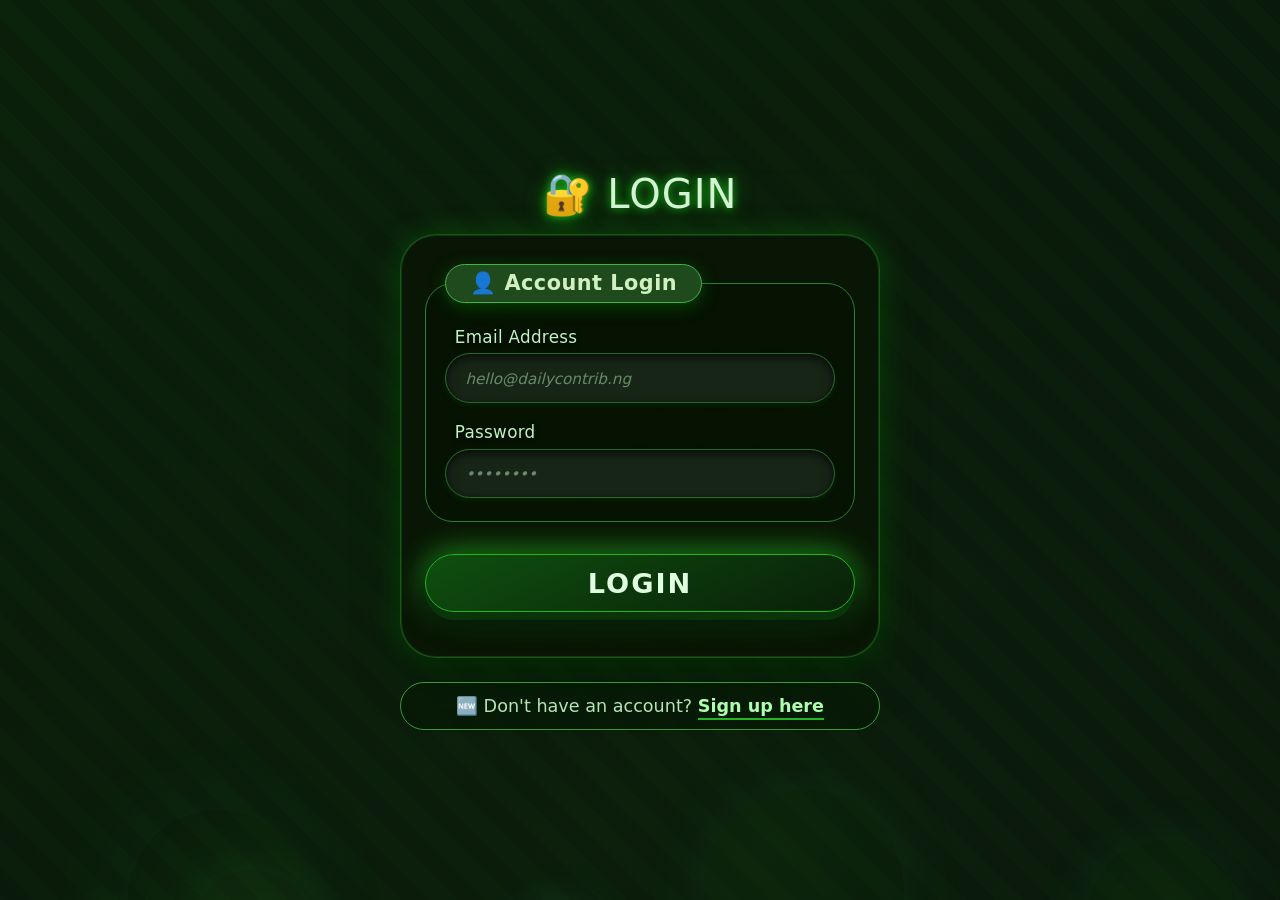
<file: login.html>
<!DOCTYPE html>
<html lang="en">
<head>
    <meta charset="UTF-8">
    <meta name="viewport" content="width=device-width, initial-scale=1.0, maximum-scale=1.0, user-scalable=yes">
    <title>Login — Daily Contribution</title>
    <!-- optional favicon (same as signup) -->
    <link rel="shortcut icon" href="lani-removebg-preview.png" type="image/x-icon">
    <style>
        /* ===== RESET & GLOBAL (mirror signup style) ===== */
        * {
            margin: 0;
            padding: 0;
            box-sizing: border-box;
            font-family: 'Segoe UI', Roboto, system-ui, -apple-system, sans-serif;
        }

        body {
            min-height: 100vh;
            display: flex;
            flex-direction: column;
            justify-content: center;
            align-items: center;
            background: linear-gradient(145deg, #0b1f0b 0%, #0a0f0a 100%);
            position: relative;
            padding: 1rem;
        }

        /* ---------- ANIMATED GREEN & BLACK BACKGROUND (same as signup) ---------- */
        .animated-bg {
            position: fixed;
            top: 0;
            left: 0;
            width: 100%;
            height: 100%;
            z-index: 0;
            overflow: hidden;
            pointer-events: none;
        }

        .animated-bg span {
            position: absolute;
            display: block;
            width: 6px;
            height: 6px;
            background: rgba(40, 180, 70, 0.2);
            border-radius: 50%;
            box-shadow: 0 0 15px #2ecc71, 0 0 30px #27ae60;
            animation: greenPulse 8s linear infinite;
            bottom: -10%;
            opacity: 0.4;
        }

        /* floating particles – black & green tones */
        .animated-bg span:nth-child(1) { left: 5%; width: 80px; height: 80px; animation-delay: 0s; animation-duration: 14s; background: radial-gradient(circle, #1e4b1e, #0f2b0f); box-shadow: 0 0 30px #1e7e34; }
        .animated-bg span:nth-child(2) { left: 15%; width: 120px; height: 120px; animation-delay: 2s; animation-duration: 20s; background: radial-gradient(circle, #2b532b, #0f1f0f); box-shadow: 0 0 40px #229954; }
        .animated-bg span:nth-child(3) { left: 30%; width: 45px; height: 45px; animation-delay: 4s; animation-duration: 18s; background: #117711; opacity: 0.25; box-shadow: 0 0 35px #2ecc71; }
        .animated-bg span:nth-child(4) { left: 55%; width: 200px; height: 200px; animation-delay: 1s; animation-duration: 25s; background: radial-gradient(circle at 30% 30%, #0a3d0a, #051005); box-shadow: 0 0 60px #145a32; }
        .animated-bg span:nth-child(5) { left: 70%; width: 70px; height: 70px; animation-delay: 3s; animation-duration: 16s; background: #0f4f0f; opacity: 0.4; box-shadow: 0 0 25px #239b56; }
        .animated-bg span:nth-child(6) { left: 85%; width: 150px; height: 150px; animation-delay: 5s; animation-duration: 22s; background: radial-gradient(circle, #0e4e0e, #062006); box-shadow: 0 0 50px #186a3b; }
        .animated-bg span:nth-child(7) { left: 92%; width: 40px; height: 40px; animation-delay: 0.5s; animation-duration: 12s; background: #1c811c; box-shadow: 0 0 30px #27ae60; }
        .animated-bg span:nth-child(8) { left: 40%; width: 90px; height: 90px; animation-delay: 3.7s; animation-duration: 19s; background: #0b420b; box-shadow: 0 0 40px #1e8449; }
        .animated-bg span:nth-child(9) { left: 10%; width: 180px; height: 180px; animation-delay: 0.2s; animation-duration: 30s; background: radial-gradient(circle at 70% 70%, #145214, #031003); box-shadow: 0 0 80px #0e5a1e; }
        .animated-bg span:nth-child(10) { left: 75%; width: 60px; height: 60px; animation-delay: 6s; animation-duration: 15s; background: #22a322; opacity: 0.25; box-shadow: 0 0 45px #2ecc71; }

        @keyframes greenPulse {
            0% {
                transform: translateY(0) scale(1) rotate(0deg);
                opacity: 0.2;
                filter: blur(2px);
            }
            50% {
                transform: translateY(-70vh) scale(1.3) rotate(180deg);
                opacity: 0.7;
                filter: blur(6px);
            }
            100% {
                transform: translateY(-120vh) scale(1.8) rotate(360deg);
                opacity: 0;
                filter: blur(12px);
            }
        }

        /* additional geometric moving gradient (green/black overlay) */
        .bg-move {
            position: fixed;
            top: 0;
            left: 0;
            width: 200%;
            height: 200%;
            background: radial-gradient(circle at 30% 50%, rgba(30, 90, 30, 0.15), transparent 40%),
                        repeating-linear-gradient(45deg, #0b1f0b 0px, #0b1f0b 20px, #0c260c 20px, #0c260c 40px);
            animation: slide 28s linear infinite;
            z-index: 0;
            opacity: 0.5;
            pointer-events: none;
        }

        @keyframes slide {
            0% { transform: translate(0, 0) rotate(0deg); }
            100% { transform: translate(-15%, -15%) rotate(3deg); }
        }

        /* ===== MAIN CARD (consistent with signup) ===== */
        h2, form, p {
            position: relative;
            z-index: 10;
            width: 100%;
            max-width: 480px;
        }

        h2 {
            color: #d4f2d4;
            font-size: clamp(2rem, 8vw, 2.5rem);
            font-weight: 500;
            letter-spacing: 1px;
            text-shadow: 0 0 8px #1abc1a, 0 0 20px #0f740f;
            margin-bottom: 1rem;
            backdrop-filter: blur(2px);
            padding: 0 10px;
            text-align: center;
            line-height: 1.2;
        }

        form {
            background: rgba(10, 20, 5, 0.75);
            backdrop-filter: blur(12px);
            -webkit-backdrop-filter: blur(12px);
            border: 1px solid rgba(70, 200, 70, 0.35);
            border-radius: 36px;
            padding: 1.8rem 1.5rem;
            width: 100%;
            box-shadow: 0 25px 50px -8px rgba(0, 30, 0, 0.8), 0 0 0 1px rgba(30, 200, 30, 0.2) inset, 0 0 30px rgba(0, 255, 0, 0.2);
            transition: box-shadow 0.3s ease;
        }

        /* slight hover only on non-touch devices */
        @media (hover: hover) {
            form:hover {
                box-shadow: 0 30px 60px -8px #0f3f0f, 0 0 0 1px #33cc33 inset, 0 0 50px #2ecc71;
            }
        }

        fieldset {
            border: 1px solid #2e7d32;
            border-radius: 28px;
            padding: 1.5rem 1.2rem 1.2rem 1.2rem;
            margin-bottom: 1.5rem;
            background: rgba(0, 15, 0, 0.3);
        }

        legend {
            background: #1e4a1e;
            color: #d0f0c0;
            font-weight: 600;
            padding: 0.4rem 1.5rem;
            border-radius: 40px;
            border: 1px solid #44b344;
            font-size: clamp(1.1rem, 4vw, 1.3rem);
            letter-spacing: 0.5px;
            box-shadow: 0 4px 15px rgba(0, 100, 0, 0.6);
            backdrop-filter: blur(3px);
            white-space: nowrap;
        }

        label {
            display: inline-block;
            color: #bef5be;
            font-weight: 500;
            margin-bottom: 0.4rem;
            margin-left: 0.6rem;
            font-size: clamp(0.95rem, 3.5vw, 1.05rem);
            text-shadow: 0 2px 5px black;
            letter-spacing: 0.3px;
        }

        input {
            width: 100%;
            padding: 0.9rem 1.2rem;
            background: #172517;
            border: 1px solid #2b672b;
            border-radius: 50px;
            font-size: 1rem;
            color: #e2ffe2;
            outline: none;
            transition: 0.2s;
            box-shadow: inset 0 3px 10px rgba(0, 0, 0, 0.7), 0 2px 5px rgba(0, 80, 0, 0.3);
            margin-bottom: 1.2rem;
            -webkit-appearance: none;
            appearance: none;
        }

        input:focus {
            border-color: #45e645;
            background: #1e331e;
            box-shadow: 0 0 15px #2ecc71, inset 0 2px 8px black;
        }

        input::placeholder {
            color: #698a69;
            font-style: italic;
            font-size: 0.95rem;
        }

        /* remove extra <br> spacing */
        form br {
            display: none;
        }

        /* specific adjustment for last input */
        #password {
            margin-bottom: 0.2rem;
        }

        /* button */
        button {
            background: linear-gradient(155deg, #0f4f0f, #092009);
            border: 1px solid #1eb81e;
            color: #e0ffe0;
            font-size: clamp(1.4rem, 6vw, 1.7rem);
            font-weight: 600;
            padding: 0.8rem 1.5rem;
            border-radius: 60px;
            width: 100%;
            letter-spacing: 2px;
            cursor: pointer;
            box-shadow: 0 8px 0 #0a350a, 0 10px 25px black, 0 0 30px #25b525;
            transition: all 0.08s linear;
            text-transform: uppercase;
            margin: 0.5rem 0 1rem 0;
            -webkit-appearance: none;
            appearance: none;
            touch-action: manipulation;
        }

        button:active {
            transform: translateY(6px);
            box-shadow: 0 2px 0 #0f3b0f, 0 8px 20px black;
        }

        /* hover only for non-touch */
        @media (hover: hover) {
            button:hover {
                background: linear-gradient(155deg, #178017, #0d3f0d);
                border-color: #5bf05b;
                text-shadow: 0 0 10px #a0ffa0;
            }
        }

        p {
            color: #b3e6b3;
            font-size: clamp(1rem, 3.8vw, 1.1rem);
            margin-top: 1.5rem;
            backdrop-filter: blur(10px);
            padding: 0.8rem 1.2rem;
            border-radius: 60px;
            background: rgba(0, 20, 0, 0.3);
            border: 1px solid #3c963c;
            text-align: center;
            width: 100%;
            max-width: 480px;
        }

        a {
            color: #adffad;
            text-decoration: none;
            font-weight: 600;
            border-bottom: 2px solid #23b523;
            padding-bottom: 2px;
            transition: 0.2s;
            word-break: break-word;
        }

        @media (hover: hover) {
            a:hover {
                color: white;
                border-bottom-color: #00ff80;
                text-shadow: 0 0 8px #00ee80;
            }
        }

        /* minor mobile spacing adjustments */
        @media (max-width: 400px) {
            form {
                padding: 1.4rem 1.2rem;
            }
            fieldset {
                padding: 1.2rem 0.8rem 0.8rem 0.8rem;
            }
            legend {
                padding: 0.3rem 1rem;
            }
            input {
                padding: 0.8rem 1rem;
            }
            button {
                padding: 0.7rem 1rem;
            }
        }

        /* improve tap targets */
        input, button, a, legend {
            touch-action: manipulation;
        }

        /* fix for very small screens */
        @media (max-width: 320px) {
            h2 {
                font-size: 1.8rem;
            }
            legend {
                font-size: 1rem;
                white-space: normal;
                text-align: center;
            }
        }
    </style>
</head>
<body>

    <!-- same animated green & black background elements -->
    <div class="animated-bg">
        <span></span><span></span><span></span><span></span><span></span><span></span><span></span><span></span><span></span><span></span>
    </div>
    <div class="bg-move"></div>

    <h2>🔐 LOGIN</h2>

    <form action="dashboard.html" method="get">

        <fieldset>
            <legend>👤 Account Login</legend>

            <label for="email">Email Address</label>
            <input type="email" id="email" name="email" placeholder="hello@dailycontrib.ng" required>

            <label for="password">Password</label>
            <input type="password" id="password" name="password" placeholder="••••••••" required>
        </fieldset>

        <button type="submit">Login</button>

    </form>

    <p>🆕 Don't have an account? <a href="signup.html">Sign up here</a></p>

</body>
</html>
</file>
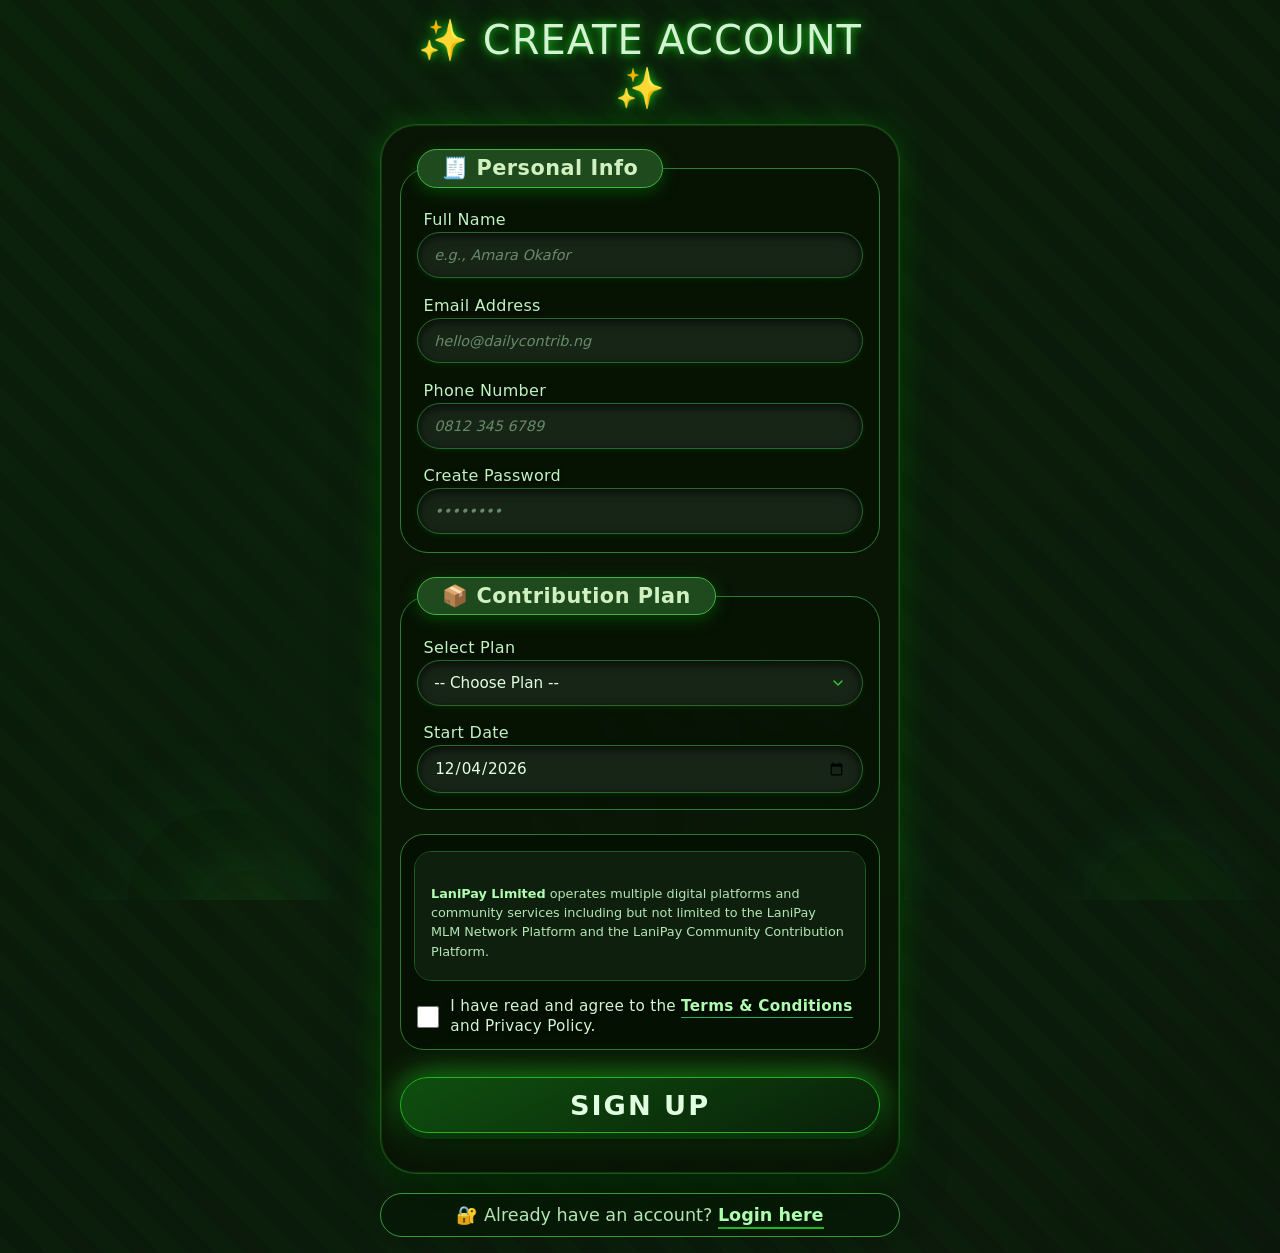
<file: signup.html>
<!DOCTYPE html>
<html lang="en">
<head>
    <meta charset="UTF-8">
    <meta name="viewport" content="width=device-width, initial-scale=1.0, maximum-scale=1.0, user-scalable=yes">
    <title>Sign Up — Daily Contribution</title>
    <link rel="shortcut icon" href="lani-removebg-preview.png" type="image/x-icon">
    <style>
        /* ===== RESET & GLOBAL ===== */
        * {
            margin: 0;
            padding: 0;
            box-sizing: border-box;
            font-family: 'Segoe UI', Roboto, system-ui, -apple-system, sans-serif;
        }

        body {
            min-height: 100vh;
            display: flex;
            flex-direction: column;
            justify-content: center;
            align-items: center;
            background: linear-gradient(145deg, #0b1f0b 0%, #0a0f0a 100%);
            position: relative;
            padding: 1rem;
        }

        /* ---------- ANIMATED GREEN & BLACK BACKGROUND ---------- */
        .animated-bg {
            position: fixed;
            top: 0;
            left: 0;
            width: 100%;
            height: 100%;
            z-index: 0;
            overflow: hidden;
            pointer-events: none;
        }

        .animated-bg span {
            position: absolute;
            display: block;
            width: 6px;
            height: 6px;
            background: rgba(40, 180, 70, 0.2);
            border-radius: 50%;
            box-shadow: 0 0 15px #2ecc71, 0 0 30px #27ae60;
            animation: greenPulse 8s linear infinite;
            bottom: -10%;
            opacity: 0.4;
        }

        /* floating particles – black & green tones */
        .animated-bg span:nth-child(1) { left: 5%; width: 80px; height: 80px; animation-delay: 0s; animation-duration: 14s; background: radial-gradient(circle, #1e4b1e, #0f2b0f); box-shadow: 0 0 30px #1e7e34; }
        .animated-bg span:nth-child(2) { left: 15%; width: 120px; height: 120px; animation-delay: 2s; animation-duration: 20s; background: radial-gradient(circle, #2b532b, #0f1f0f); box-shadow: 0 0 40px #229954; }
        .animated-bg span:nth-child(3) { left: 30%; width: 45px; height: 45px; animation-delay: 4s; animation-duration: 18s; background: #117711; opacity: 0.25; box-shadow: 0 0 35px #2ecc71; }
        .animated-bg span:nth-child(4) { left: 55%; width: 200px; height: 200px; animation-delay: 1s; animation-duration: 25s; background: radial-gradient(circle at 30% 30%, #0a3d0a, #051005); box-shadow: 0 0 60px #145a32; }
        .animated-bg span:nth-child(5) { left: 70%; width: 70px; height: 70px; animation-delay: 3s; animation-duration: 16s; background: #0f4f0f; opacity: 0.4; box-shadow: 0 0 25px #239b56; }
        .animated-bg span:nth-child(6) { left: 85%; width: 150px; height: 150px; animation-delay: 5s; animation-duration: 22s; background: radial-gradient(circle, #0e4e0e, #062006); box-shadow: 0 0 50px #186a3b; }
        .animated-bg span:nth-child(7) { left: 92%; width: 40px; height: 40px; animation-delay: 0.5s; animation-duration: 12s; background: #1c811c; box-shadow: 0 0 30px #27ae60; }
        .animated-bg span:nth-child(8) { left: 40%; width: 90px; height: 90px; animation-delay: 3.7s; animation-duration: 19s; background: #0b420b; box-shadow: 0 0 40px #1e8449; }
        .animated-bg span:nth-child(9) { left: 10%; width: 180px; height: 180px; animation-delay: 0.2s; animation-duration: 30s; background: radial-gradient(circle at 70% 70%, #145214, #031003); box-shadow: 0 0 80px #0e5a1e; }
        .animated-bg span:nth-child(10) { left: 75%; width: 60px; height: 60px; animation-delay: 6s; animation-duration: 15s; background: #22a322; opacity: 0.25; box-shadow: 0 0 45px #2ecc71; }

        @keyframes greenPulse {
            0% {
                transform: translateY(0) scale(1) rotate(0deg);
                opacity: 0.2;
                filter: blur(2px);
            }
            50% {
                transform: translateY(-70vh) scale(1.3) rotate(180deg);
                opacity: 0.7;
                filter: blur(6px);
            }
            100% {
                transform: translateY(-120vh) scale(1.8) rotate(360deg);
                opacity: 0;
                filter: blur(12px);
            }
        }

        /* additional geometric moving gradient (green/black overlay) */
        .bg-move {
            position: fixed;
            top: 0;
            left: 0;
            width: 200%;
            height: 200%;
            background: radial-gradient(circle at 30% 50%, rgba(30, 90, 30, 0.15), transparent 40%),
                        repeating-linear-gradient(45deg, #0b1f0b 0px, #0b1f0b 20px, #0c260c 20px, #0c260c 40px);
            animation: slide 28s linear infinite;
            z-index: 0;
            opacity: 0.5;
            pointer-events: none;
        }

        @keyframes slide {
            0% { transform: translate(0, 0) rotate(0deg); }
            100% { transform: translate(-15%, -15%) rotate(3deg); }
        }

        /* ===== MAIN CARD (fully mobile-optimized) ===== */
        h2, form, p {
            position: relative;
            z-index: 10;
            width: 100%;
            max-width: 520px; /* slightly wider than login to accommodate more fields */
        }

        h2 {
            color: #d4f2d4;
            font-size: clamp(2rem, 8vw, 2.5rem);
            font-weight: 500;
            letter-spacing: 1px;
            text-shadow: 0 0 8px #1abc1a, 0 0 20px #0f740f;
            margin-bottom: 0.75rem;
            backdrop-filter: blur(2px);
            padding: 0 10px;
            text-align: center;
            line-height: 1.2;
        }

        form {
            background: rgba(10, 20, 5, 0.75);
            backdrop-filter: blur(12px);
            -webkit-backdrop-filter: blur(12px);
            border: 1px solid rgba(70, 200, 70, 0.35);
            border-radius: 36px;
            padding: 1.5rem 1.2rem;
            width: 100%;
            box-shadow: 0 25px 50px -8px rgba(0, 30, 0, 0.8), 0 0 0 1px rgba(30, 200, 30, 0.2) inset, 0 0 30px rgba(0, 255, 0, 0.2);
            transition: box-shadow 0.3s ease;
        }

        /* hover only for non-touch devices */
        @media (hover: hover) {
            form:hover {
                box-shadow: 0 30px 60px -8px #0f3f0f, 0 0 0 1px #33cc33 inset, 0 0 50px #2ecc71;
            }
        }

        fieldset {
            border: 1px solid #2e7d32;
            border-radius: 28px;
            padding: 1.4rem 1rem 1rem 1rem;
            margin-bottom: 1.5rem;
            background: rgba(0, 15, 0, 0.3);
        }

        legend {
            background: #1e4a1e;
            color: #d0f0c0;
            font-weight: 600;
            padding: 0.4rem 1.5rem;
            border-radius: 40px;
            border: 1px solid #44b344;
            font-size: clamp(1.1rem, 4vw, 1.3rem);
            letter-spacing: 0.5px;
            box-shadow: 0 4px 15px rgba(0, 100, 0, 0.6);
            backdrop-filter: blur(3px);
            white-space: nowrap;
        }

        /* smaller screens: allow legend to wrap if needed */
        @media (max-width: 360px) {
            legend {
                white-space: normal;
                text-align: center;
                font-size: 1rem;
                padding: 0.3rem 1rem;
            }
        }

        label {
            display: inline-block;
            color: #bef5be;
            font-weight: 500;
            margin-bottom: 0.2rem;
            margin-left: 0.4rem;
            font-size: clamp(0.9rem, 3.5vw, 1rem);
            text-shadow: 0 2px 5px black;
            letter-spacing: 0.3px;
            margin-top: 0.8rem;
        }

        /* first label in each fieldset: no top margin */
        fieldset:first-of-type label:first-of-type,
        fieldset:nth-of-type(2) label:first-of-type {
            margin-top: 0;
        }

        input, select {
            width: 100%;
            padding: 0.8rem 1rem;
            background: #172517;
            border: 1px solid #2b672b;
            border-radius: 50px;
            font-size: 0.95rem;
            color: #e2ffe2;
            outline: none;
            transition: 0.2s;
            box-shadow: inset 0 3px 10px rgba(0, 0, 0, 0.7), 0 2px 5px rgba(0, 80, 0, 0.3);
            -webkit-appearance: none;
            appearance: none;
            margin-bottom: 0.3rem;
        }

        input:focus, select:focus {
            border-color: #45e645;
            background: #1e331e;
            box-shadow: 0 0 15px #2ecc71, inset 0 2px 8px black;
        }

        input::placeholder {
            color: #698a69;
            font-style: italic;
            font-size: 0.9rem;
        }

        select {
            background-image: url("data:image/svg+xml;utf8,<svg xmlns='http://www.w3.org/2000/svg' width='16' height='16' viewBox='0 0 24 24' fill='none' stroke='%2333cc33' stroke-width='2' stroke-linecap='round' stroke-linejoin='round'><polyline points='6 9 12 15 18 9'/></svg>");
            background-repeat: no-repeat;
            background-position: right 1rem center;
            background-size: 1rem;
        }

        select option {
            background: #1a2b1a;
            color: #cdffcd;
        }

        /* remove <br> spacing */
        form br {
            display: none;
        }

        /* adjust last input/select margin */
        #password {
            margin-bottom: 0.1rem;
        }

        #startdate {
            margin-bottom: 0;
        }

        /* ===== TERMS & CONDITIONS SECTION ===== */
        .terms-container {
            margin: 1.2rem 0 1.2rem 0;
            background: rgba(0, 12, 0, 0.5);
            border-radius: 24px;
            padding: 1rem 0.8rem 0.8rem 0.8rem;
            border: 1px solid #2d7a2d;
        }

        .terms-scroll {
            max-height: 130px;
            overflow-y: auto;
            padding: 0.8rem 1rem;
            background: #0e1f0e;
            border-radius: 18px;
            margin-bottom: 1rem;
            border: 1px solid #1f5c1f;
            font-size: 0.8rem;
            color: #c8e6c8;
            line-height: 1.5;
            scrollbar-width: thin;
            scrollbar-color: #2e9e2e #0e1f0e;
        }

        .terms-scroll::-webkit-scrollbar {
            width: 6px;
        }

        .terms-scroll::-webkit-scrollbar-track {
            background: #0e1f0e;
            border-radius: 20px;
        }

        .terms-scroll::-webkit-scrollbar-thumb {
            background: #2e9e2e;
            border-radius: 20px;
        }

        .terms-scroll p {
            margin-bottom: 0.6rem;
            background: transparent;
            border: none;
            padding: 0;
            text-align: left;
            backdrop-filter: none;
            max-width: 100%;
            font-size: 0.8rem;
        }

        .terms-scroll strong {
            color: #b0ffb0;
        }

        .checkbox-wrapper {
            display: flex;
            align-items: center;
            gap: 0.7rem;
            margin-left: 0.2rem;
        }

        .checkbox-wrapper input[type="checkbox"] {
            width: 22px;
            height: 22px;
            accent-color: #2ecc71;
            margin: 0;
            padding: 0;
            box-shadow: none;
            background: #172517;
            border-radius: 6px;
            border: 2px solid #3aa33a;
            cursor: pointer;
            flex-shrink: 0;
            -webkit-appearance: checkbox;
            appearance: checkbox;
        }

        .checkbox-wrapper label {
            margin: 0;
            padding: 0;
            color: #d0f7d0;
            font-weight: 500;
            font-size: 0.95rem;
            text-shadow: 0 1px 4px black;
            cursor: pointer;
            line-height: 1.3;
        }

        .checkbox-wrapper label a {
            border-bottom: 1px solid #27ae60;
            font-weight: 700;
        }

        /* button */
        button {
            background: linear-gradient(155deg, #0f4f0f, #092009);
            border: 1px solid #1eb81e;
            color: #e0ffe0;
            font-size: clamp(1.4rem, 6vw, 1.7rem);
            font-weight: 600;
            padding: 0.7rem 1.5rem;
            border-radius: 60px;
            width: 100%;
            letter-spacing: 2px;
            cursor: pointer;
            box-shadow: 0 6px 0 #0a350a, 0 10px 25px black, 0 0 30px #25b525;
            transition: all 0.08s linear;
            text-transform: uppercase;
            margin: 0.5rem 0 1rem 0;
            -webkit-appearance: none;
            appearance: none;
            touch-action: manipulation;
        }

        button:active {
            transform: translateY(4px);
            box-shadow: 0 2px 0 #0f3b0f, 0 8px 20px black;
        }

        @media (hover: hover) {
            button:hover {
                background: linear-gradient(155deg, #178017, #0d3f0d);
                border-color: #5bf05b;
                text-shadow: 0 0 10px #a0ffa0;
            }
        }

        p {
            color: #b3e6b3;
            font-size: clamp(0.95rem, 3.8vw, 1.1rem);
            margin-top: 1.2rem;
            backdrop-filter: blur(10px);
            padding: 0.7rem 1.2rem;
            border-radius: 60px;
            background: rgba(0, 20, 0, 0.3);
            border: 1px solid #3c963c;
            text-align: center;
            width: 100%;
            max-width: 520px;
        }

        a {
            color: #adffad;
            text-decoration: none;
            font-weight: 600;
            border-bottom: 2px solid #23b523;
            padding-bottom: 2px;
            transition: 0.2s;
            word-break: break-word;
        }

        @media (hover: hover) {
            a:hover {
                color: white;
                border-bottom-color: #00ff80;
                text-shadow: 0 0 8px #00ee80;
            }
        }

        /* extra small devices */
        @media (max-width: 400px) {
            form {
                padding: 1.2rem 1rem;
            }
            fieldset {
                padding: 1.2rem 0.8rem 0.8rem 0.8rem;
            }
            input, select {
                padding: 0.7rem 0.9rem;
            }
            button {
                padding: 0.6rem 1rem;
            }
            p {
                padding: 0.6rem 0.8rem;
            }
            .terms-scroll {
                max-height: 120px;
                font-size: 0.75rem;
            }
        }

        /* improve tap targets */
        input, select, button, a, legend, .checkbox-wrapper {
            touch-action: manipulation;
        }

        /* ensure date input has consistent height */
        input[type="date"] {
            min-height: 46px;
        }

        /* disable button style if needed (not enforced here) */
        .error-message {
            color: #ffb0b0;
            font-size: 0.8rem;
            margin-left: 0.5rem;
        }
    </style>
</head>
<body>

    <!-- animated green & black background elements -->
    <div class="animated-bg">
        <span></span><span></span><span></span><span></span><span></span><span></span><span></span><span></span><span></span><span></span>
    </div>
    <div class="bg-move"></div>

    <h2>✨ CREATE ACCOUNT ✨</h2>

    <form action="dashboard.html" method="get" onsubmit="return validateTerms();">
        <!-- hidden field to indicate terms accepted -->
        <input type="hidden" id="termsAcceptedFlag" name="termsAccepted" value="false">

        <fieldset>
            <legend>🧾 Personal Info</legend>

            <label for="fullname">Full Name</label>
            <input type="text" id="fullname" name="fullname" placeholder="e.g., Amara Okafor" required>

            <label for="email">Email Address</label>
            <input type="email" id="email" name="email" placeholder="hello@dailycontrib.ng" required>

            <label for="phone">Phone Number</label>
            <input type="tel" id="phone" name="phone" placeholder="0812 345 6789" required>

            <label for="password">Create Password</label>
            <input type="password" id="password" name="password" placeholder="••••••••" required>
        </fieldset>

        <fieldset>
            <legend>📦 Contribution Plan</legend>

            <label for="plan">Select Plan</label>
            <select id="plan" name="plan" required>
                <option value="">-- Choose Plan --</option>
                <option value="1000">₦1,000 Monthly</option>
                <option value="2000">₦2,000 Monthly</option>
                <option value="5000">₦5,000 Monthly</option>
            </select>

            <label for="startdate">Start Date</label>
            <input type="date" id="startdate" name="startdate" required>
        </fieldset>

        <!-- TERMS AND CONDITIONS BLOCK -->
        <div class="terms-container">
            <div class="terms-scroll">
                <p><strong>LaniPay Limited</strong> operates multiple digital platforms and community services including but not limited to the LaniPay MLM Network Platform and the LaniPay Community Contribution Platform.</p>
                <p>The policies, legal rules, and privacy standards described in this document apply to all platforms, services, digital products, and programs introduced or operated by LaniPay Limited unless a specific service provides a separate policy.</p>
                <p>By using any LaniPay platform or service, users acknowledge and agree to the relevant Terms and Conditions, Privacy Policies, and Disclaimers governing the specific platform they are using.</p>
                <p>LaniPay Limited reserves the right to introduce additional platforms, programs, and services in the future. These policies may automatically apply to such services unless otherwise stated.</p>
                <p>Users are responsible for reviewing the applicable policies before participating in any LaniPay program.</p>
            </div>
            <div class="checkbox-wrapper">
                <input type="checkbox" id="agreeTerms" name="agreeTerms" required>
                <label for="agreeTerms">I have read and agree to the <a href="#" target="_blank">Terms & Conditions</a> and Privacy Policy.</label>
            </div>
        </div>

        <button type="submit">Sign Up</button>

    </form>

    <p>🔐 Already have an account? <a href="login.html">Login here</a></p>

    <script>
        // Ensure checkbox is checked before submit – also updates hidden field
        function validateTerms() {
            const checkbox = document.getElementById('agreeTerms');
            const hiddenFlag = document.getElementById('termsAcceptedFlag');
            
            if (!checkbox.checked) {
                alert('⚠️ You must agree to the Terms & Conditions to create an account.');
                return false;  // prevent form submission
            }
            
            // Mark terms as accepted in hidden input (optional)
            hiddenFlag.value = 'true';
            return true; // allow submission
        }

        // Additional small UX: clicking the label link shouldn't uncheck, but keep it accessible
        // Also set min start date to today (makes sense for contribution)
        window.addEventListener('DOMContentLoaded', function() {
            const today = new Date().toISOString().split('T')[0];
            const startDateInput = document.getElementById('startdate');
            if (startDateInput) {
                startDateInput.min = today;
                // Optionally set default to today
                if (!startDateInput.value) {
                    startDateInput.value = today;
                }
            }

            // If you want to make "Terms & Conditions" link open a modal or something, 
            // but here it's just a dummy anchor for demonstration (prevents page reload)
            const termsLink = document.querySelector('.checkbox-wrapper a');
            if (termsLink) {
                termsLink.addEventListener('click', function(e) {
                    e.preventDefault();
                    // you could show a full-screen terms modal – for now just alert
                    alert('📄 LaniPay Terms & Conditions\n\n' + 
                        'LaniPay Limited operates multiple digital platforms including the MLM Network and Community Contribution Platform.\n\n' +
                        'By using any service, you agree to the applicable policies. Full legal text available at LaniPay official channels.');
                });
            }
        });
    </script>

</body>
</html>
</file>
<file: output.css>
/*! tailwindcss v4.1.18 | MIT License | https://tailwindcss.com */
@import url('https://fonts.googleapis.com/css2?family=Geist:wght@100..900&family=Urbanist:ital,wght@0,100..900;1,100..900&display=swap');
@layer properties;
@layer theme, base, components, utilities;
@layer theme {
  :root, :host {
    --font-sans: 'Inter', sans-serif;
    --font-mono: ui-monospace, SFMono-Regular, Menlo, Monaco, Consolas, "Liberation Mono",
      "Courier New", monospace;
    --color-orange-50: oklch(98% 0.016 73.684);
    --color-orange-100: oklch(95.4% 0.038 75.164);
    --color-orange-200: oklch(90.1% 0.076 70.697);
    --color-orange-500: oklch(70.5% 0.213 47.604);
    --color-orange-600: oklch(64.6% 0.222 41.116);
    --color-yellow-500: oklch(79.5% 0.184 86.047);
    --color-lime-100: oklch(96.7% 0.067 122.328);
    --color-lime-500: oklch(76.8% 0.233 130.85);
    --color-green-100: oklch(96.2% 0.044 156.743);
    --color-green-500: oklch(72.3% 0.219 149.579);
    --color-indigo-100: oklch(93% 0.034 272.788);
    --color-indigo-500: oklch(58.5% 0.233 277.117);
    --color-indigo-600: oklch(51.1% 0.262 276.966);
    --color-violet-500: oklch(60.6% 0.25 292.717);
    --color-pink-100: oklch(94.8% 0.028 342.258);
    --color-pink-500: oklch(65.6% 0.241 354.308);
    --color-gray-50: oklch(98.5% 0.002 247.839);
    --color-gray-100: oklch(96.7% 0.003 264.542);
    --color-gray-200: oklch(92.8% 0.006 264.531);
    --color-gray-400: oklch(70.7% 0.022 261.325);
    --color-gray-500: oklch(55.1% 0.027 264.364);
    --color-gray-600: oklch(44.6% 0.03 256.802);
    --color-gray-800: oklch(27.8% 0.033 256.848);
    --color-gray-900: oklch(21% 0.034 264.665);
    --color-zinc-300: oklch(87.1% 0.006 286.286);
    --color-zinc-500: oklch(55.2% 0.016 285.938);
    --color-zinc-600: oklch(44.2% 0.017 285.786);
    --color-neutral-300: oklch(87% 0 0);
    --color-black: #000;
    --color-white: #fff;
    --spacing: 0.25rem;
    --container-sm: 24rem;
    --container-md: 28rem;
    --container-lg: 32rem;
    --container-2xl: 42rem;
    --container-7xl: 80rem;
    --text-xs: 0.75rem;
    --text-xs--line-height: calc(1 / 0.75);
    --text-sm: 0.875rem;
    --text-sm--line-height: calc(1.25 / 0.875);
    --text-base: 1rem;
    --text-base--line-height: calc(1.5 / 1);
    --text-lg: 1.125rem;
    --text-lg--line-height: calc(1.75 / 1.125);
    --text-3xl: 1.875rem;
    --text-3xl--line-height: calc(2.25 / 1.875);
    --text-4xl: 2.25rem;
    --text-4xl--line-height: calc(2.5 / 2.25);
    --text-5xl: 3rem;
    --text-6xl: 3.75rem;
    --font-weight-medium: 500;
    --font-weight-semibold: 600;
    --font-weight-bold: 700;
    --radius-md: 0.375rem;
    --radius-lg: 0.5rem;
    --radius-xl: 0.75rem;
    --radius-2xl: 1rem;
    --ease-in-out: cubic-bezier(0.4, 0, 0.2, 1);
    --blur-sm: 8px;
    --default-transition-duration: 150ms;
    --default-transition-timing-function: cubic-bezier(0.4, 0, 0.2, 1);
    --default-font-family: var(--font-sans);
    --default-mono-font-family: var(--font-mono);
    --font-urbanist: 'Urbanist', sans-serif;
    --color-primary: #1EFF00;
    --color-secondary: #15B100;
  }
}
@layer base {
  *, ::after, ::before, ::backdrop, ::file-selector-button {
    box-sizing: border-box;
    margin: 0;
    padding: 0;
    border: 0 solid;
  }
  html, :host {
    line-height: 1.5;
    -webkit-text-size-adjust: 100%;
    tab-size: 4;
    font-family: var(--default-font-family, ui-sans-serif, system-ui, sans-serif, "Apple Color Emoji", "Segoe UI Emoji", "Segoe UI Symbol", "Noto Color Emoji");
    font-feature-settings: var(--default-font-feature-settings, normal);
    font-variation-settings: var(--default-font-variation-settings, normal);
    -webkit-tap-highlight-color: transparent;
  }
  hr {
    height: 0;
    color: inherit;
    border-top-width: 1px;
  }
  abbr:where([title]) {
    -webkit-text-decoration: underline dotted;
    text-decoration: underline dotted;
  }
  h1, h2, h3, h4, h5, h6 {
    font-size: inherit;
    font-weight: inherit;
  }
  a {
    color: inherit;
    -webkit-text-decoration: inherit;
    text-decoration: inherit;
  }
  b, strong {
    font-weight: bolder;
  }
  code, kbd, samp, pre {
    font-family: var(--default-mono-font-family, ui-monospace, SFMono-Regular, Menlo, Monaco, Consolas, "Liberation Mono", "Courier New", monospace);
    font-feature-settings: var(--default-mono-font-feature-settings, normal);
    font-variation-settings: var(--default-mono-font-variation-settings, normal);
    font-size: 1em;
  }
  small {
    font-size: 80%;
  }
  sub, sup {
    font-size: 75%;
    line-height: 0;
    position: relative;
    vertical-align: baseline;
  }
  sub {
    bottom: -0.25em;
  }
  sup {
    top: -0.5em;
  }
  table {
    text-indent: 0;
    border-color: inherit;
    border-collapse: collapse;
  }
  :-moz-focusring {
    outline: auto;
  }
  progress {
    vertical-align: baseline;
  }
  summary {
    display: list-item;
  }
  ol, ul, menu {
    list-style: none;
  }
  img, svg, video, canvas, audio, iframe, embed, object {
    display: block;
    vertical-align: middle;
  }
  img, video {
    max-width: 100%;
    height: auto;
  }
  button, input, select, optgroup, textarea, ::file-selector-button {
    font: inherit;
    font-feature-settings: inherit;
    font-variation-settings: inherit;
    letter-spacing: inherit;
    color: inherit;
    border-radius: 0;
    background-color: transparent;
    opacity: 1;
  }
  :where(select:is([multiple], [size])) optgroup {
    font-weight: bolder;
  }
  :where(select:is([multiple], [size])) optgroup option {
    padding-inline-start: 20px;
  }
  ::file-selector-button {
    margin-inline-end: 4px;
  }
  ::placeholder {
    opacity: 1;
  }
  @supports (not (-webkit-appearance: -apple-pay-button))  or (contain-intrinsic-size: 1px) {
    ::placeholder {
      color: currentcolor;
      @supports (color: color-mix(in lab, red, red)) {
        color: color-mix(in oklab, currentcolor 50%, transparent);
      }
    }
  }
  textarea {
    resize: vertical;
  }
  ::-webkit-search-decoration {
    -webkit-appearance: none;
  }
  ::-webkit-date-and-time-value {
    min-height: 1lh;
    text-align: inherit;
  }
  ::-webkit-datetime-edit {
    display: inline-flex;
  }
  ::-webkit-datetime-edit-fields-wrapper {
    padding: 0;
  }
  ::-webkit-datetime-edit, ::-webkit-datetime-edit-year-field, ::-webkit-datetime-edit-month-field, ::-webkit-datetime-edit-day-field, ::-webkit-datetime-edit-hour-field, ::-webkit-datetime-edit-minute-field, ::-webkit-datetime-edit-second-field, ::-webkit-datetime-edit-millisecond-field, ::-webkit-datetime-edit-meridiem-field {
    padding-block: 0;
  }
  ::-webkit-calendar-picker-indicator {
    line-height: 1;
  }
  :-moz-ui-invalid {
    box-shadow: none;
  }
  button, input:where([type="button"], [type="reset"], [type="submit"]), ::file-selector-button {
    appearance: button;
  }
  ::-webkit-inner-spin-button, ::-webkit-outer-spin-button {
    height: auto;
  }
  [hidden]:where(:not([hidden="until-found"])) {
    display: none !important;
  }
}
@layer utilities {
  .absolute {
    position: absolute;
  }
  .fixed {
    position: fixed;
  }
  .relative {
    position: relative;
  }
  .inset-0 {
    inset: calc(var(--spacing) * 0);
  }
  .right-6 {
    right: calc(var(--spacing) * 6);
  }
  .right-8 {
    right: calc(var(--spacing) * 8);
  }
  .-bottom-20 {
    bottom: calc(var(--spacing) * -20);
  }
  .left-6 {
    left: calc(var(--spacing) * 6);
  }
  .z-50 {
    z-index: 50;
  }
  .mx-4 {
    margin-inline: calc(var(--spacing) * 4);
  }
  .mx-8 {
    margin-inline: calc(var(--spacing) * 8);
  }
  .mt-2 {
    margin-top: calc(var(--spacing) * 2);
  }
  .mt-3 {
    margin-top: calc(var(--spacing) * 3);
  }
  .mt-4 {
    margin-top: calc(var(--spacing) * 4);
  }
  .mt-6 {
    margin-top: calc(var(--spacing) * 6);
  }
  .mt-8 {
    margin-top: calc(var(--spacing) * 8);
  }
  .mt-10 {
    margin-top: calc(var(--spacing) * 10);
  }
  .mt-16 {
    margin-top: calc(var(--spacing) * 16);
  }
  .mt-30 {
    margin-top: calc(var(--spacing) * 30);
  }
  .mt-32 {
    margin-top: calc(var(--spacing) * 32);
  }
  .ml-1 {
    margin-left: calc(var(--spacing) * 1);
  }
  .line-clamp-1 {
    overflow: hidden;
    display: -webkit-box;
    -webkit-box-orient: vertical;
    -webkit-line-clamp: 1;
  }
  .flex {
    display: flex;
  }
  .grid {
    display: grid;
  }
  .hidden {
    display: none;
  }
  .inline-block {
    display: inline-block;
  }
  .inline-flex {
    display: inline-flex;
  }
  .size-4 {
    width: calc(var(--spacing) * 4);
    height: calc(var(--spacing) * 4);
  }
  .size-5 {
    width: calc(var(--spacing) * 5);
    height: calc(var(--spacing) * 5);
  }
  .size-6 {
    width: calc(var(--spacing) * 6);
    height: calc(var(--spacing) * 6);
  }
  .size-7 {
    width: calc(var(--spacing) * 7);
    height: calc(var(--spacing) * 7);
  }
  .h-5 {
    height: calc(var(--spacing) * 5);
  }
  .h-auto {
    height: auto;
  }
  .w-full {
    width: 100%;
  }
  .w-px {
    width: 1px;
  }
  .max-w-2xl {
    max-width: var(--container-2xl);
  }
  .max-w-lg {
    max-width: var(--container-lg);
  }
  .max-w-sm {
    max-width: var(--container-sm);
  }
  .shrink-0 {
    flex-shrink: 0;
  }
  .-translate-x-full {
    --tw-translate-x: -100%;
    translate: var(--tw-translate-x) var(--tw-translate-y);
  }
  .translate-x-0 {
    --tw-translate-x: calc(var(--spacing) * 0);
    translate: var(--tw-translate-x) var(--tw-translate-y);
  }
  .transform {
    transform: var(--tw-rotate-x,) var(--tw-rotate-y,) var(--tw-rotate-z,) var(--tw-skew-x,) var(--tw-skew-y,);
  }
  .cursor-pointer {
    cursor: pointer;
  }
  .grid-cols-1 {
    grid-template-columns: repeat(1, minmax(0, 1fr));
  }
  .flex-col {
    flex-direction: column;
  }
  .flex-wrap {
    flex-wrap: wrap;
  }
  .items-center {
    align-items: center;
  }
  .items-start {
    align-items: flex-start;
  }
  .justify-between {
    justify-content: space-between;
  }
  .justify-center {
    justify-content: center;
  }
  .gap-1 {
    gap: calc(var(--spacing) * 1);
  }
  .gap-2 {
    gap: calc(var(--spacing) * 2);
  }
  .gap-3 {
    gap: calc(var(--spacing) * 3);
  }
  .gap-4 {
    gap: calc(var(--spacing) * 4);
  }
  .gap-6 {
    gap: calc(var(--spacing) * 6);
  }
  .gap-8 {
    gap: calc(var(--spacing) * 8);
  }
  .gap-12 {
    gap: calc(var(--spacing) * 12);
  }
  .divide-x {
    :where(& > :not(:last-child)) {
      --tw-divide-x-reverse: 0;
      border-inline-style: var(--tw-border-style);
      border-inline-start-width: calc(1px * var(--tw-divide-x-reverse));
      border-inline-end-width: calc(1px * calc(1 - var(--tw-divide-x-reverse)));
    }
  }
  .divide-gray-800 {
    :where(& > :not(:last-child)) {
      border-color: var(--color-gray-800);
    }
  }
  .overflow-hidden {
    overflow: hidden;
  }
  .rounded-2xl {
    border-radius: var(--radius-2xl);
  }
  .rounded-full {
    border-radius: calc(infinity * 1px);
  }
  .rounded-lg {
    border-radius: var(--radius-lg);
  }
  .border {
    border-style: var(--tw-border-style);
    border-width: 1px;
  }
  .border-x {
    border-inline-style: var(--tw-border-style);
    border-inline-width: 1px;
  }
  .border-y {
    border-block-style: var(--tw-border-style);
    border-block-width: 1px;
  }
  .border-t {
    border-top-style: var(--tw-border-style);
    border-top-width: 1px;
  }
  .border-b {
    border-bottom-style: var(--tw-border-style);
    border-bottom-width: 1px;
  }
  .border-gray-600 {
    border-color: var(--color-gray-600);
  }
  .border-gray-800 {
    border-color: var(--color-gray-800);
  }
  .bg-black\/50 {
    background-color: color-mix(in srgb, #000 50%, transparent);
    @supports (color: color-mix(in lab, red, red)) {
      background-color: color-mix(in oklab, var(--color-black) 50%, transparent);
    }
  }
  .bg-gray-400 {
    background-color: var(--color-gray-400);
  }
  .bg-primary {
    background-color: var(--color-primary);
  }
  .bg-secondary {
    background-color: var(--color-secondary);
  }
  .bg-white {
    background-color: var(--color-white);
  }
  .bg-white\/5 {
    background-color: color-mix(in srgb, #fff 5%, transparent);
    @supports (color: color-mix(in lab, red, red)) {
      background-color: color-mix(in oklab, var(--color-white) 5%, transparent);
    }
  }
  .bg-linear-to-r {
    --tw-gradient-position: to right;
    @supports (background-image: linear-gradient(in lab, red, red)) {
      --tw-gradient-position: to right in oklab;
    }
    background-image: linear-gradient(var(--tw-gradient-stops));
  }
  .from-white {
    --tw-gradient-from: var(--color-white);
    --tw-gradient-stops: var(--tw-gradient-via-stops, var(--tw-gradient-position), var(--tw-gradient-from) var(--tw-gradient-from-position), var(--tw-gradient-to) var(--tw-gradient-to-position));
  }
  .to-white\/50 {
    --tw-gradient-to: color-mix(in srgb, #fff 50%, transparent);
    @supports (color: color-mix(in lab, red, red)) {
      --tw-gradient-to: color-mix(in oklab, var(--color-white) 50%, transparent);
    }
    --tw-gradient-stops: var(--tw-gradient-via-stops, var(--tw-gradient-position), var(--tw-gradient-from) var(--tw-gradient-from-position), var(--tw-gradient-to) var(--tw-gradient-to-position));
  }
  .bg-clip-text {
    background-clip: text;
  }
  .fill-yellow-500 {
    fill: var(--color-yellow-500);
  }
  .p-2 {
    padding: calc(var(--spacing) * 2);
  }
  .p-3 {
    padding: calc(var(--spacing) * 3);
  }
  .p-4 {
    padding: calc(var(--spacing) * 4);
  }
  .p-6 {
    padding: calc(var(--spacing) * 6);
  }
  .p-8 {
    padding: calc(var(--spacing) * 8);
  }
  .p-10 {
    padding: calc(var(--spacing) * 10);
  }
  .px-3 {
    padding-inline: calc(var(--spacing) * 3);
  }
  .px-4 {
    padding-inline: calc(var(--spacing) * 4);
  }
  .px-6 {
    padding-inline: calc(var(--spacing) * 6);
  }
  .px-12 {
    padding-inline: calc(var(--spacing) * 12);
  }
  .py-1 {
    padding-block: calc(var(--spacing) * 1);
  }
  .py-2 {
    padding-block: calc(var(--spacing) * 2);
  }
  .py-2\.5 {
    padding-block: calc(var(--spacing) * 2.5);
  }
  .py-4 {
    padding-block: calc(var(--spacing) * 4);
  }
  .py-5 {
    padding-block: calc(var(--spacing) * 5);
  }
  .py-6 {
    padding-block: calc(var(--spacing) * 6);
  }
  .py-8 {
    padding-block: calc(var(--spacing) * 8);
  }
  .py-24 {
    padding-block: calc(var(--spacing) * 24);
  }
  .pt-24 {
    padding-top: calc(var(--spacing) * 24);
  }
  .pr-10 {
    padding-right: calc(var(--spacing) * 10);
  }
  .pb-5 {
    padding-bottom: calc(var(--spacing) * 5);
  }
  .pb-6 {
    padding-bottom: calc(var(--spacing) * 6);
  }
  .pb-20 {
    padding-bottom: calc(var(--spacing) * 20);
  }
  .pb-24 {
    padding-bottom: calc(var(--spacing) * 24);
  }
  .pb-30 {
    padding-bottom: calc(var(--spacing) * 30);
  }
  .text-center {
    text-align: center;
  }
  .font-urbanist {
    font-family: var(--font-urbanist);
  }
  .text-4xl\/12 {
    font-size: var(--text-4xl);
    line-height: calc(var(--spacing) * 12);
  }
  .text-\[42px\]\/13 {
    font-size: 42px;
    line-height: calc(var(--spacing) * 13);
  }
  .text-base {
    font-size: var(--text-base);
    line-height: var(--tw-leading, var(--text-base--line-height));
  }
  .text-base\/7 {
    font-size: var(--text-base);
    line-height: calc(var(--spacing) * 7);
  }
  .text-lg {
    font-size: var(--text-lg);
    line-height: var(--tw-leading, var(--text-lg--line-height));
  }
  .text-lg\/8 {
    font-size: var(--text-lg);
    line-height: calc(var(--spacing) * 8);
  }
  .text-sm {
    font-size: var(--text-sm);
    line-height: var(--tw-leading, var(--text-sm--line-height));
  }
  .text-sm\/6 {
    font-size: var(--text-sm);
    line-height: calc(var(--spacing) * 6);
  }
  .text-sm\/7 {
    font-size: var(--text-sm);
    line-height: calc(var(--spacing) * 7);
  }
  .text-xs {
    font-size: var(--text-xs);
    line-height: var(--tw-leading, var(--text-xs--line-height));
  }
  .font-bold {
    --tw-font-weight: var(--font-weight-bold);
    font-weight: var(--font-weight-bold);
  }
  .font-medium {
    --tw-font-weight: var(--font-weight-medium);
    font-weight: var(--font-weight-medium);
  }
  .font-semibold {
    --tw-font-weight: var(--font-weight-semibold);
    font-weight: var(--font-weight-semibold);
  }
  .text-nowrap {
    text-wrap: nowrap;
  }
  .text-black {
    color: var(--color-black);
  }
  .text-gray-400 {
    color: var(--color-gray-400);
  }
  .text-gray-500 {
    color: var(--color-gray-500);
  }
  .text-primary {
    color: var(--color-primary);
  }
  .text-transparent {
    color: transparent;
  }
  .text-yellow-500 {
    color: var(--color-yellow-500);
  }
  .text-zinc-300 {
    color: var(--color-zinc-300);
  }
  .uppercase {
    text-transform: uppercase;
  }
  .italic {
    font-style: italic;
  }
  .filter {
    filter: var(--tw-blur,) var(--tw-brightness,) var(--tw-contrast,) var(--tw-grayscale,) var(--tw-hue-rotate,) var(--tw-invert,) var(--tw-saturate,) var(--tw-sepia,) var(--tw-drop-shadow,);
  }
  .backdrop-blur-sm {
    --tw-backdrop-blur: blur(var(--blur-sm));
    -webkit-backdrop-filter: var(--tw-backdrop-blur,) var(--tw-backdrop-brightness,) var(--tw-backdrop-contrast,) var(--tw-backdrop-grayscale,) var(--tw-backdrop-hue-rotate,) var(--tw-backdrop-invert,) var(--tw-backdrop-opacity,) var(--tw-backdrop-saturate,) var(--tw-backdrop-sepia,);
    backdrop-filter: var(--tw-backdrop-blur,) var(--tw-backdrop-brightness,) var(--tw-backdrop-contrast,) var(--tw-backdrop-grayscale,) var(--tw-backdrop-hue-rotate,) var(--tw-backdrop-invert,) var(--tw-backdrop-opacity,) var(--tw-backdrop-saturate,) var(--tw-backdrop-sepia,);
  }
  .transition {
    transition-property: color, background-color, border-color, outline-color, text-decoration-color, fill, stroke, --tw-gradient-from, --tw-gradient-via, --tw-gradient-to, opacity, box-shadow, transform, translate, scale, rotate, filter, -webkit-backdrop-filter, backdrop-filter, display, content-visibility, overlay, pointer-events;
    transition-timing-function: var(--tw-ease, var(--default-transition-timing-function));
    transition-duration: var(--tw-duration, var(--default-transition-duration));
  }
  .transition-all {
    transition-property: all;
    transition-timing-function: var(--tw-ease, var(--default-transition-timing-function));
    transition-duration: var(--tw-duration, var(--default-transition-duration));
  }
  .duration-300 {
    --tw-duration: 300ms;
    transition-duration: 300ms;
  }
  .duration-500 {
    --tw-duration: 500ms;
    transition-duration: 500ms;
  }
  .ease-in-out {
    --tw-ease: var(--ease-in-out);
    transition-timing-function: var(--ease-in-out);
  }
  .select-none {
    -webkit-user-select: none;
    user-select: none;
  }
  .group-open\:block {
    &:is(:where(.group):is([open], :popover-open, :open) *) {
      display: block;
    }
  }
  .group-open\:hidden {
    &:is(:where(.group):is([open], :popover-open, :open) *) {
      display: none;
    }
  }
  .group-hover\:bottom-6 {
    &:is(:where(.group):hover *) {
      @media (hover: hover) {
        bottom: calc(var(--spacing) * 6);
      }
    }
  }
  .group-hover\:opacity-60 {
    &:is(:where(.group):hover *) {
      @media (hover: hover) {
        opacity: 60%;
      }
    }
  }
  .group-active\:bottom-6 {
    &:is(:where(.group):active *) {
      bottom: calc(var(--spacing) * 6);
    }
  }
  .last\:border-b-0 {
    &:last-child {
      border-bottom-style: var(--tw-border-style);
      border-bottom-width: 0px;
    }
  }
  .hover\:bg-gray-900 {
    &:hover {
      @media (hover: hover) {
        background-color: var(--color-gray-900);
      }
    }
  }
  .hover\:bg-secondary {
    &:hover {
      @media (hover: hover) {
        background-color: var(--color-secondary);
      }
    }
  }
  .hover\:bg-white\/5 {
    &:hover {
      @media (hover: hover) {
        background-color: color-mix(in srgb, #fff 5%, transparent);
        @supports (color: color-mix(in lab, red, red)) {
          background-color: color-mix(in oklab, var(--color-white) 5%, transparent);
        }
      }
    }
  }
  .hover\:underline {
    &:hover {
      @media (hover: hover) {
        text-decoration-line: underline;
      }
    }
  }
  .hover\:opacity-70 {
    &:hover {
      @media (hover: hover) {
        opacity: 70%;
      }
    }
  }
  .max-md\:mt-10 {
    @media (width < 48rem) {
      margin-top: calc(var(--spacing) * 10);
    }
  }
  .max-md\:hidden {
    @media (width < 48rem) {
      display: none;
    }
  }
  .max-md\:border-t {
    @media (width < 48rem) {
      border-top-style: var(--tw-border-style);
      border-top-width: 1px;
    }
  }
  .max-md\:px-2 {
    @media (width < 48rem) {
      padding-inline: calc(var(--spacing) * 2);
    }
  }
  .max-md\:text-center {
    @media (width < 48rem) {
      text-align: center;
    }
  }
  .md\:mx-16 {
    @media (width >= 48rem) {
      margin-inline: calc(var(--spacing) * 16);
    }
  }
  .md\:hidden {
    @media (width >= 48rem) {
      display: none;
    }
  }
  .md\:grid-cols-2 {
    @media (width >= 48rem) {
      grid-template-columns: repeat(2, minmax(0, 1fr));
    }
  }
  .md\:grid-cols-3 {
    @media (width >= 48rem) {
      grid-template-columns: repeat(3, minmax(0, 1fr));
    }
  }
  .md\:justify-end {
    @media (width >= 48rem) {
      justify-content: flex-end;
    }
  }
  .md\:divide-x {
    @media (width >= 48rem) {
      :where(& > :not(:last-child)) {
        --tw-divide-x-reverse: 0;
        border-inline-style: var(--tw-border-style);
        border-inline-start-width: calc(1px * var(--tw-divide-x-reverse));
        border-inline-end-width: calc(1px * calc(1 - var(--tw-divide-x-reverse)));
      }
    }
  }
  .md\:rounded-2xl {
    @media (width >= 48rem) {
      border-radius: var(--radius-2xl);
    }
  }
  .md\:border-r {
    @media (width >= 48rem) {
      border-right-style: var(--tw-border-style);
      border-right-width: 1px;
    }
  }
  .md\:p-6 {
    @media (width >= 48rem) {
      padding: calc(var(--spacing) * 6);
    }
  }
  .md\:p-8 {
    @media (width >= 48rem) {
      padding: calc(var(--spacing) * 8);
    }
  }
  .md\:p-14 {
    @media (width >= 48rem) {
      padding: calc(var(--spacing) * 14);
    }
  }
  .md\:p-18 {
    @media (width >= 48rem) {
      padding: calc(var(--spacing) * 18);
    }
  }
  .md\:p-20 {
    @media (width >= 48rem) {
      padding: calc(var(--spacing) * 20);
    }
  }
  .md\:p-24 {
    @media (width >= 48rem) {
      padding: calc(var(--spacing) * 24);
    }
  }
  .md\:px-16 {
    @media (width >= 48rem) {
      padding-inline: calc(var(--spacing) * 16);
    }
  }
  .md\:px-20 {
    @media (width >= 48rem) {
      padding-inline: calc(var(--spacing) * 20);
    }
  }
  .md\:pr-20 {
    @media (width >= 48rem) {
      padding-right: calc(var(--spacing) * 20);
    }
  }
  .md\:text-left {
    @media (width >= 48rem) {
      text-align: left;
    }
  }
  .md\:text-6xl\/20 {
    @media (width >= 48rem) {
      font-size: var(--text-6xl);
      line-height: calc(var(--spacing) * 20);
    }
  }
  .md\:nth-\[3\]\:border-r-0 {
    @media (width >= 48rem) {
      &:nth-child(3) {
        border-right-style: var(--tw-border-style);
        border-right-width: 0px;
      }
    }
  }
  .md\:nth-\[6\]\:border-r-0 {
    @media (width >= 48rem) {
      &:nth-child(6) {
        border-right-style: var(--tw-border-style);
        border-right-width: 0px;
      }
    }
  }
  .lg\:mx-24 {
    @media (width >= 64rem) {
      margin-inline: calc(var(--spacing) * 24);
    }
  }
  .lg\:px-24 {
    @media (width >= 64rem) {
      padding-inline: calc(var(--spacing) * 24);
    }
  }
  .xl\:mx-32 {
    @media (width >= 80rem) {
      margin-inline: calc(var(--spacing) * 32);
    }
  }
  .xl\:px-32 {
    @media (width >= 80rem) {
      padding-inline: calc(var(--spacing) * 32);
    }
  }
}
@layer base {
  body {
    background-color: var(--color-black);
    font-size: var(--text-sm);
    line-height: var(--tw-leading, var(--text-sm--line-height));
    color: var(--color-white);
    -webkit-font-smoothing: antialiased;
    -moz-osx-font-smoothing: grayscale;
  }
  button {
    cursor: pointer;
  }
}
@property --tw-translate-x {
  syntax: "*";
  inherits: false;
  initial-value: 0;
}
@property --tw-translate-y {
  syntax: "*";
  inherits: false;
  initial-value: 0;
}
@property --tw-translate-z {
  syntax: "*";
  inherits: false;
  initial-value: 0;
}
@property --tw-rotate-x {
  syntax: "*";
  inherits: false;
}
@property --tw-rotate-y {
  syntax: "*";
  inherits: false;
}
@property --tw-rotate-z {
  syntax: "*";
  inherits: false;
}
@property --tw-skew-x {
  syntax: "*";
  inherits: false;
}
@property --tw-skew-y {
  syntax: "*";
  inherits: false;
}
@property --tw-divide-x-reverse {
  syntax: "*";
  inherits: false;
  initial-value: 0;
}
@property --tw-border-style {
  syntax: "*";
  inherits: false;
  initial-value: solid;
}
@property --tw-gradient-position {
  syntax: "*";
  inherits: false;
}
@property --tw-gradient-from {
  syntax: "<color>";
  inherits: false;
  initial-value: #0000;
}
@property --tw-gradient-via {
  syntax: "<color>";
  inherits: false;
  initial-value: #0000;
}
@property --tw-gradient-to {
  syntax: "<color>";
  inherits: false;
  initial-value: #0000;
}
@property --tw-gradient-stops {
  syntax: "*";
  inherits: false;
}
@property --tw-gradient-via-stops {
  syntax: "*";
  inherits: false;
}
@property --tw-gradient-from-position {
  syntax: "<length-percentage>";
  inherits: false;
  initial-value: 0%;
}
@property --tw-gradient-via-position {
  syntax: "<length-percentage>";
  inherits: false;
  initial-value: 50%;
}
@property --tw-gradient-to-position {
  syntax: "<length-percentage>";
  inherits: false;
  initial-value: 100%;
}
@property --tw-font-weight {
  syntax: "*";
  inherits: false;
}
@property --tw-blur {
  syntax: "*";
  inherits: false;
}
@property --tw-brightness {
  syntax: "*";
  inherits: false;
}
@property --tw-contrast {
  syntax: "*";
  inherits: false;
}
@property --tw-grayscale {
  syntax: "*";
  inherits: false;
}
@property --tw-hue-rotate {
  syntax: "*";
  inherits: false;
}
@property --tw-invert {
  syntax: "*";
  inherits: false;
}
@property --tw-opacity {
  syntax: "*";
  inherits: false;
}
@property --tw-saturate {
  syntax: "*";
  inherits: false;
}
@property --tw-sepia {
  syntax: "*";
  inherits: false;
}
@property --tw-drop-shadow {
  syntax: "*";
  inherits: false;
}
@property --tw-drop-shadow-color {
  syntax: "*";
  inherits: false;
}
@property --tw-drop-shadow-alpha {
  syntax: "<percentage>";
  inherits: false;
  initial-value: 100%;
}
@property --tw-drop-shadow-size {
  syntax: "*";
  inherits: false;
}
@property --tw-backdrop-blur {
  syntax: "*";
  inherits: false;
}
@property --tw-backdrop-brightness {
  syntax: "*";
  inherits: false;
}
@property --tw-backdrop-contrast {
  syntax: "*";
  inherits: false;
}
@property --tw-backdrop-grayscale {
  syntax: "*";
  inherits: false;
}
@property --tw-backdrop-hue-rotate {
  syntax: "*";
  inherits: false;
}
@property --tw-backdrop-invert {
  syntax: "*";
  inherits: false;
}
@property --tw-backdrop-opacity {
  syntax: "*";
  inherits: false;
}
@property --tw-backdrop-saturate {
  syntax: "*";
  inherits: false;
}
@property --tw-backdrop-sepia {
  syntax: "*";
  inherits: false;
}
@property --tw-duration {
  syntax: "*";
  inherits: false;
}
@property --tw-ease {
  syntax: "*";
  inherits: false;
}
@layer properties {
  @supports ((-webkit-hyphens: none) and (not (margin-trim: inline))) or ((-moz-orient: inline) and (not (color:rgb(from red r g b)))) {
    *, ::before, ::after, ::backdrop {
      --tw-translate-x: 0;
      --tw-translate-y: 0;
      --tw-translate-z: 0;
      --tw-rotate-x: initial;
      --tw-rotate-y: initial;
      --tw-rotate-z: initial;
      --tw-skew-x: initial;
      --tw-skew-y: initial;
      --tw-divide-x-reverse: 0;
      --tw-border-style: solid;
      --tw-gradient-position: initial;
      --tw-gradient-from: #0000;
      --tw-gradient-via: #0000;
      --tw-gradient-to: #0000;
      --tw-gradient-stops: initial;
      --tw-gradient-via-stops: initial;
      --tw-gradient-from-position: 0%;
      --tw-gradient-via-position: 50%;
      --tw-gradient-to-position: 100%;
      --tw-font-weight: initial;
      --tw-blur: initial;
      --tw-brightness: initial;
      --tw-contrast: initial;
      --tw-grayscale: initial;
      --tw-hue-rotate: initial;
      --tw-invert: initial;
      --tw-opacity: initial;
      --tw-saturate: initial;
      --tw-sepia: initial;
      --tw-drop-shadow: initial;
      --tw-drop-shadow-color: initial;
      --tw-drop-shadow-alpha: 100%;
      --tw-drop-shadow-size: initial;
      --tw-backdrop-blur: initial;
      --tw-backdrop-brightness: initial;
      --tw-backdrop-contrast: initial;
      --tw-backdrop-grayscale: initial;
      --tw-backdrop-hue-rotate: initial;
      --tw-backdrop-invert: initial;
      --tw-backdrop-opacity: initial;
      --tw-backdrop-saturate: initial;
      --tw-backdrop-sepia: initial;
      --tw-duration: initial;
      --tw-ease: initial;
    }
  }
}
</file>
